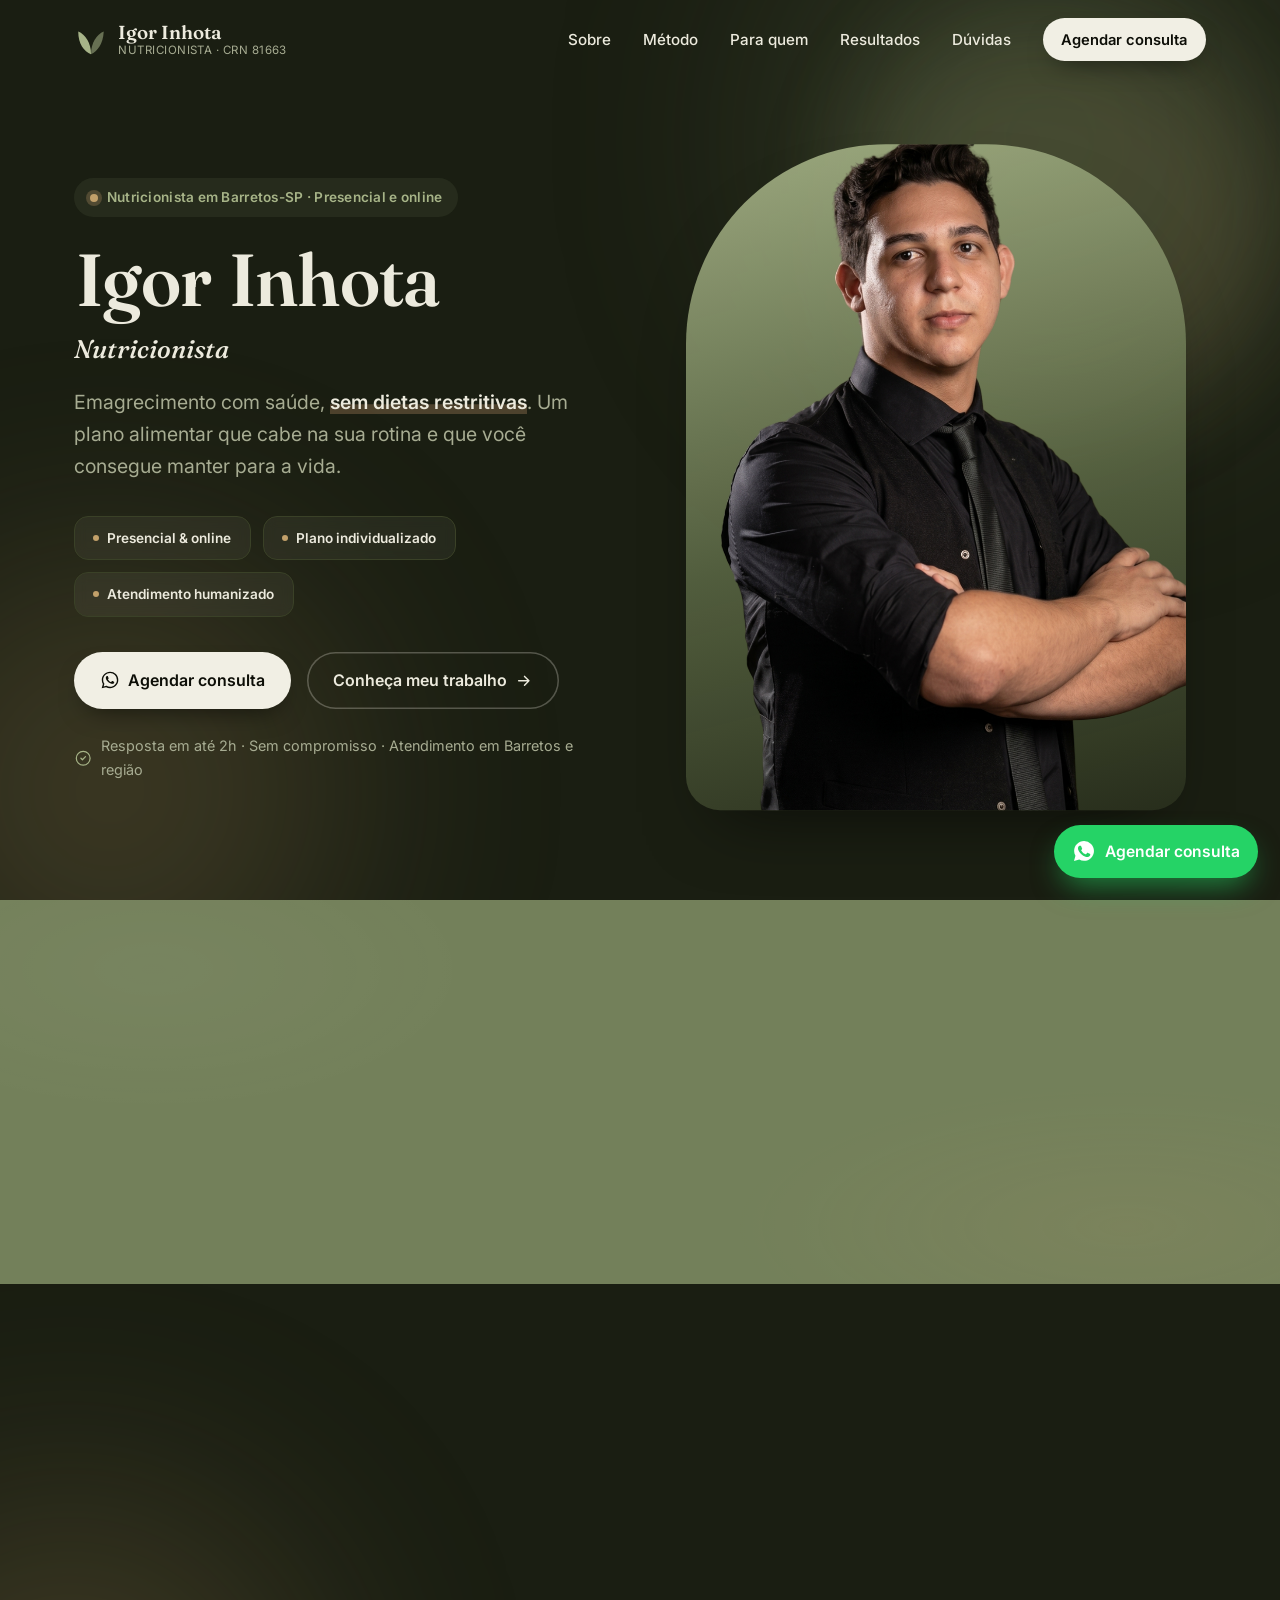
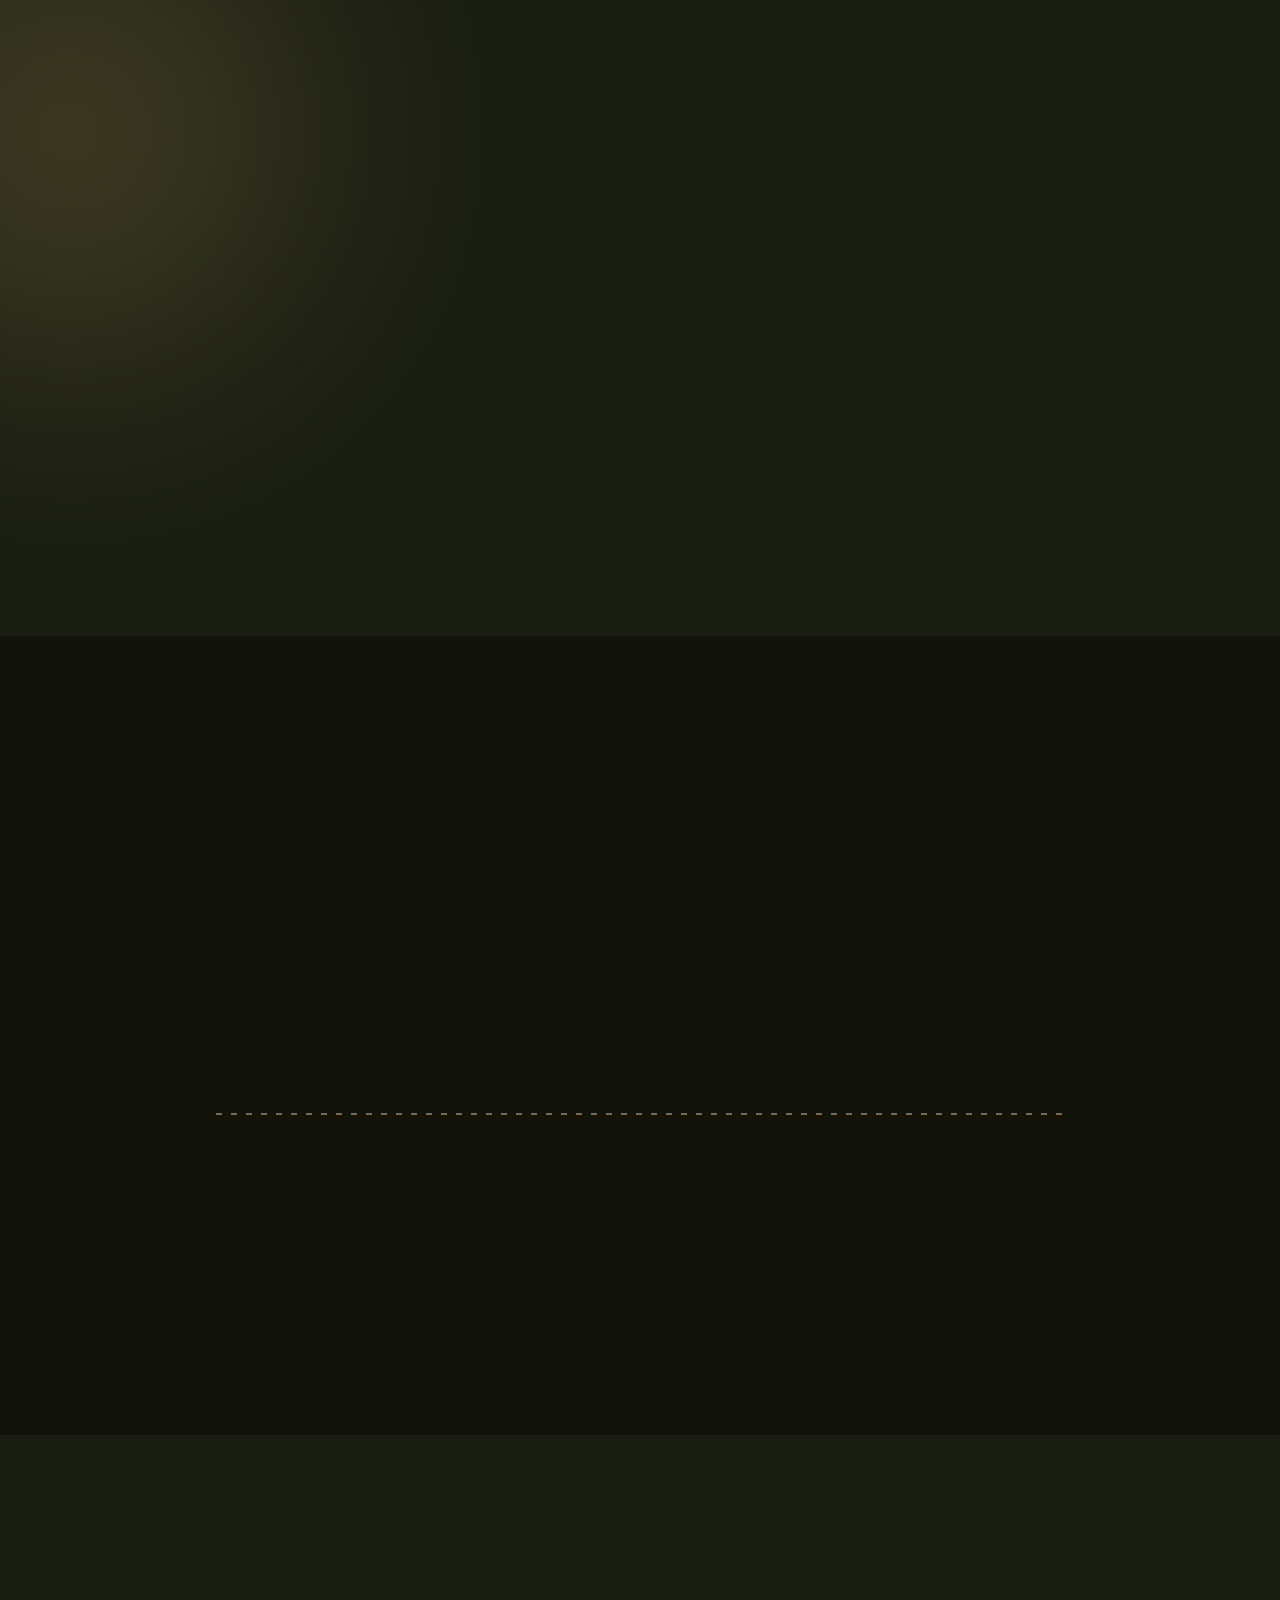
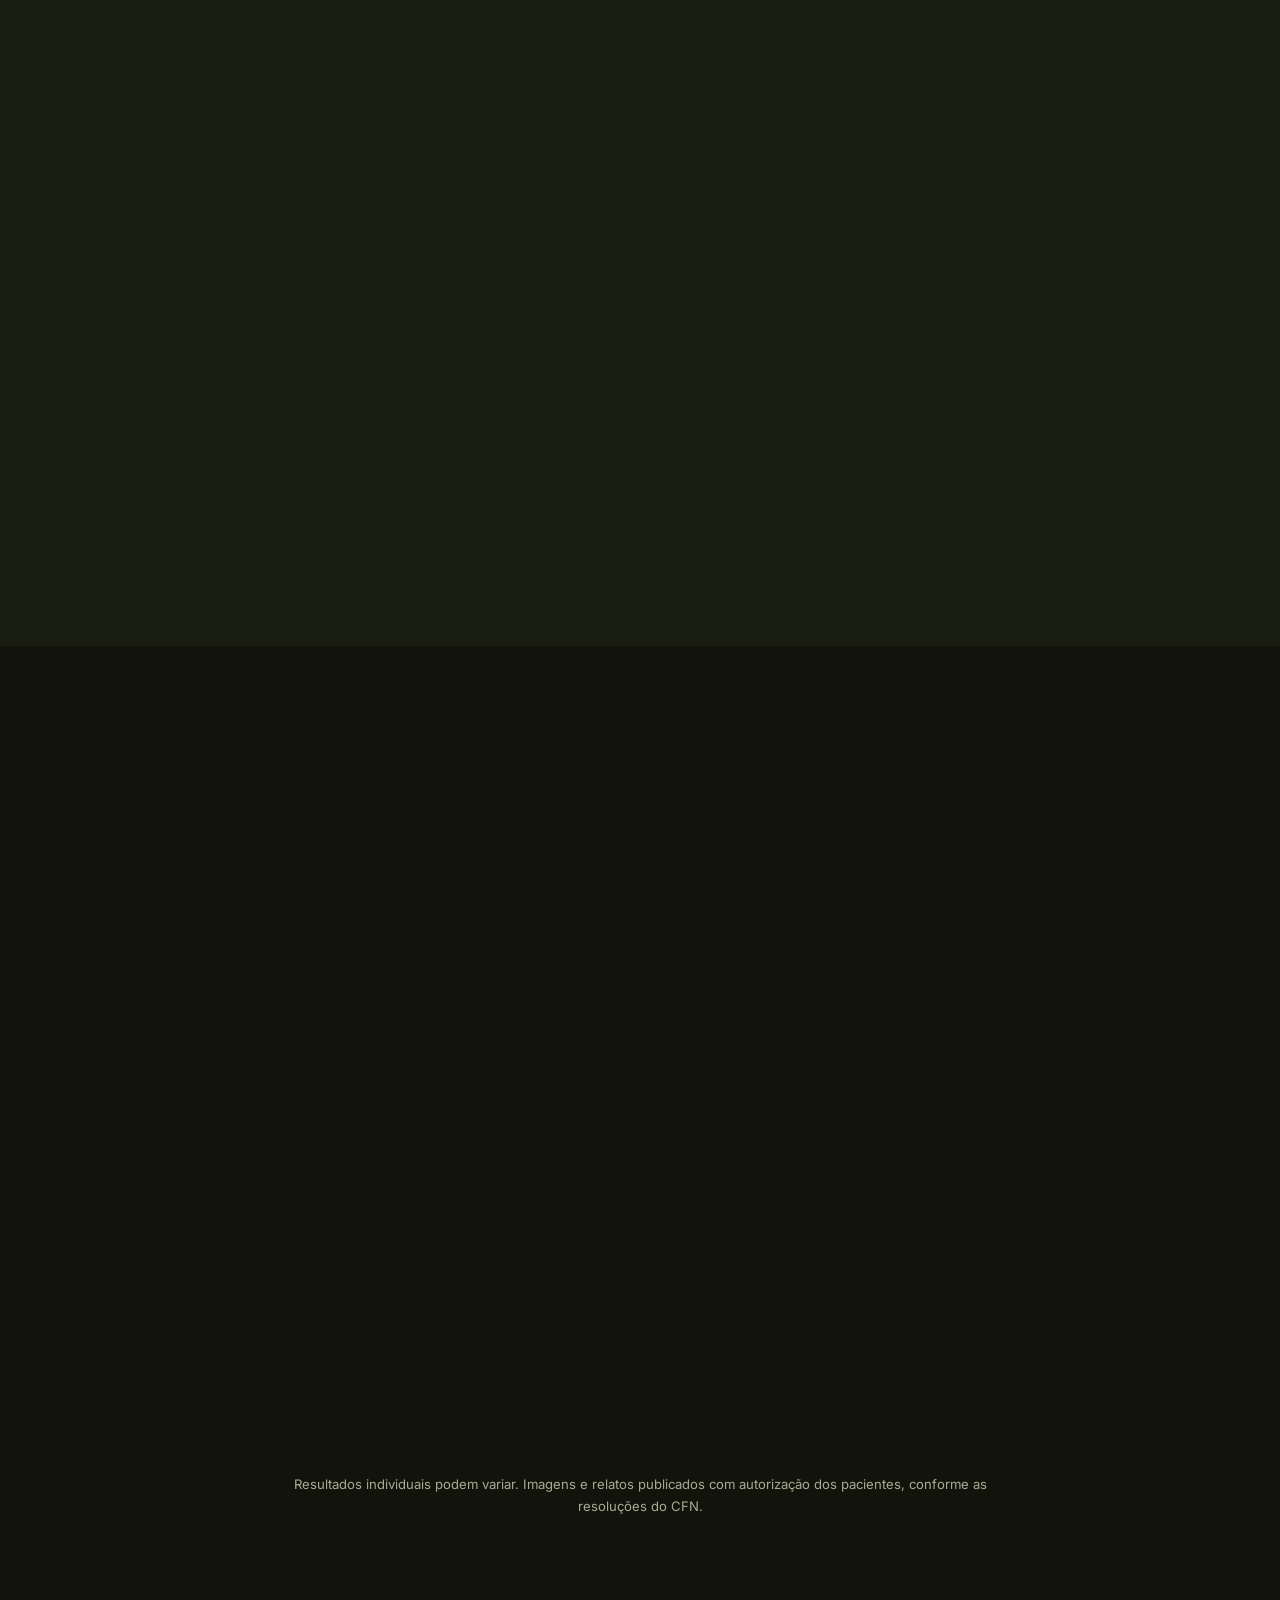
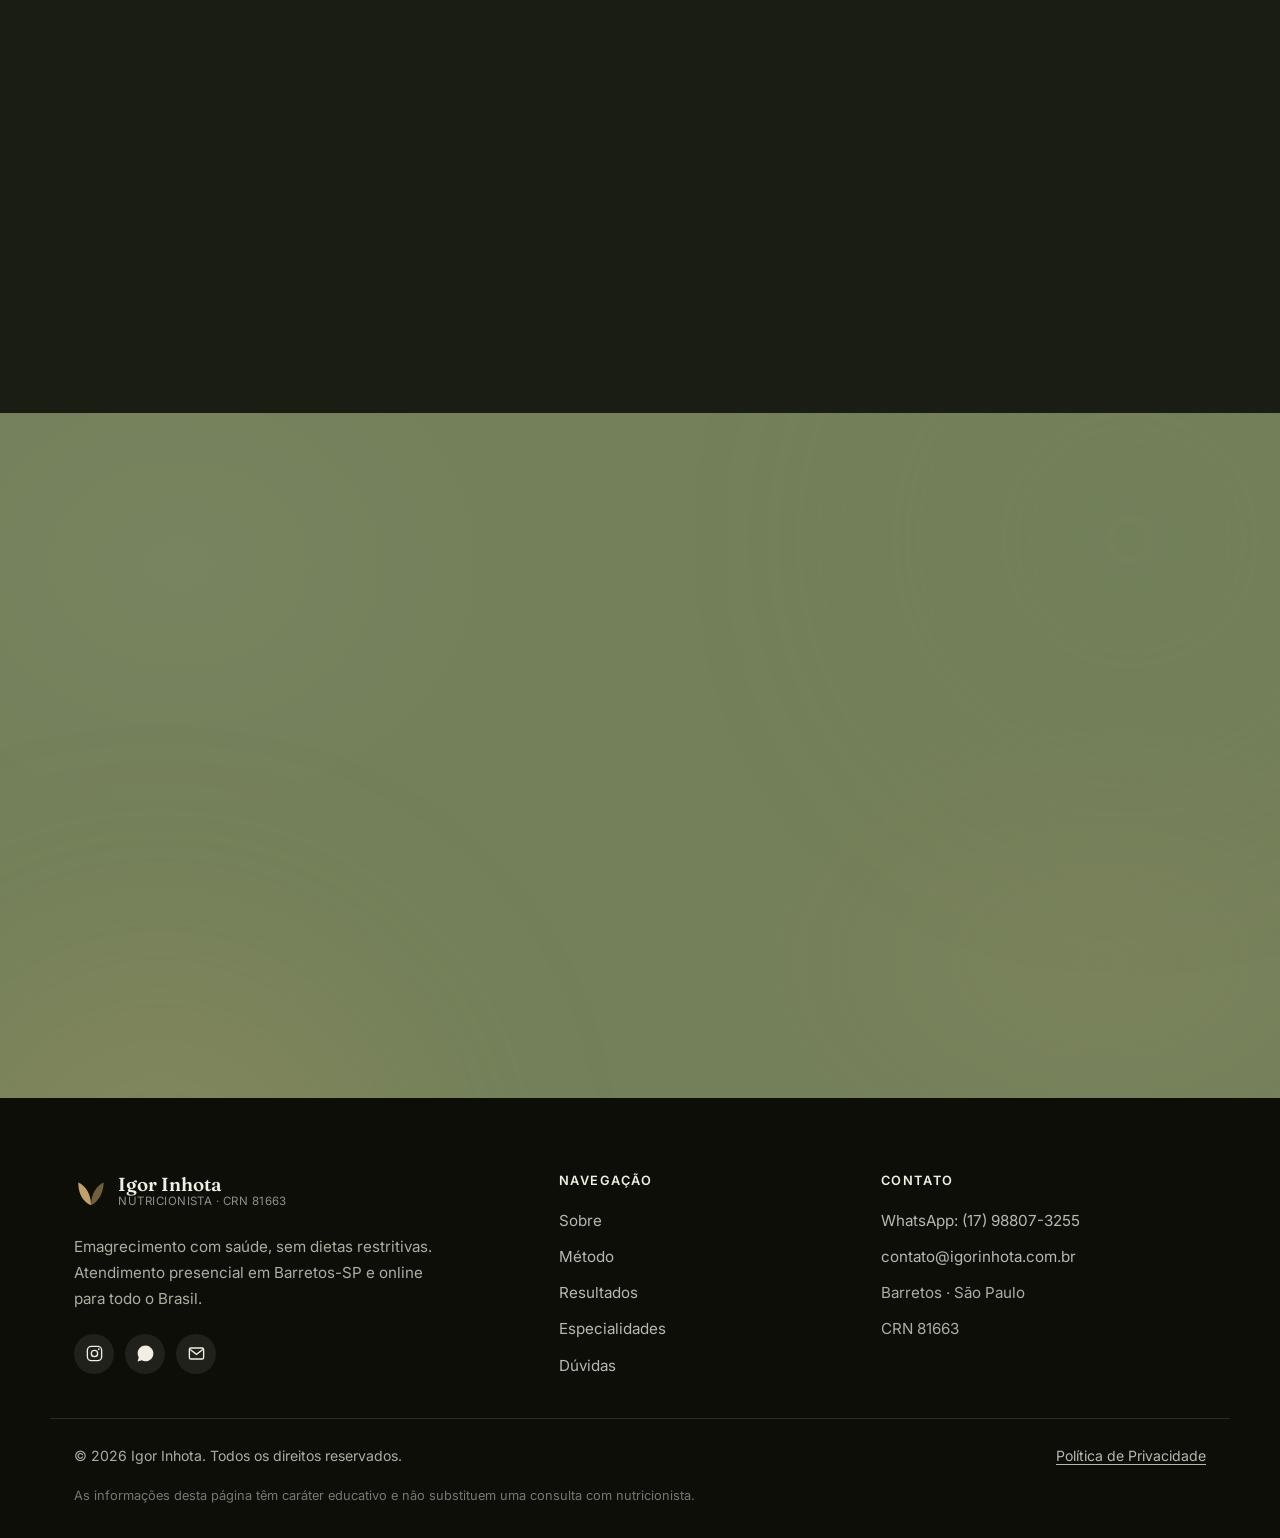
<file: index.html>
<!DOCTYPE html>
<html lang="pt-BR">
<head>
  <meta charset="UTF-8" />
  <meta name="viewport" content="width=device-width, initial-scale=1.0" />

  <!-- ===== SEO ===== -->
  <title>Igor Inhota — Nutricionista em Barretos-SP | Emagrecimento com Saúde</title>
  <meta name="description" content="Igor Inhota, nutricionista em Barretos-SP. Emagrecimento com saúde, sem dietas restritivas. Atendimento presencial e online. CRN 81663." />
  <meta name="author" content="Igor Inhota" />
  <meta name="robots" content="index, follow" />
  <link rel="canonical" href="https://www.igorinhota.com.br/" />
  <meta name="theme-color" content="#2D5A37" />

  <!-- ===== Open Graph (WhatsApp / Instagram / Facebook) ===== -->
  <meta property="og:type" content="website" />
  <meta property="og:locale" content="pt_BR" />
  <meta property="og:site_name" content="Igor Inhota — Nutricionista" />
  <meta property="og:title" content="Igor Inhota — Nutricionista em Barretos-SP" />
  <meta property="og:description" content="Emagrecimento com saúde, sem dietas restritivas. Um plano alimentar que cabe na sua rotina. CRN 81663." />
  <meta property="og:url" content="https://www.igorinhota.com.br/" />
  <meta property="og:image" content="https://www.igorinhota.com.br/assets/img/og-image.jpg" />
  <meta name="twitter:card" content="summary_large_image" />

  <!-- ===== Fontes ===== -->
  <link rel="preconnect" href="https://fonts.googleapis.com" />
  <link rel="preconnect" href="https://fonts.gstatic.com" crossorigin />
  <link href="https://fonts.googleapis.com/css2?family=Fraunces:opsz,wght@9..144,400;9..144,500;9..144,600;9..144,700&family=Inter:wght@400;500;600;700&display=swap" rel="stylesheet" />

  <!-- ===== Estilos ===== -->
  <link rel="stylesheet" href="assets/css/styles.css" />
  <link rel="icon" href="data:image/svg+xml,<svg xmlns='http://www.w3.org/2000/svg' viewBox='0 0 100 100'><text y='.9em' font-size='90'>🌿</text></svg>" />

  <!-- ===== Schema.org — Profissional de Saúde (SEO local) ===== -->
  <script type="application/ld+json">
  {
    "@context": "https://schema.org",
    "@type": "MedicalBusiness",
    "name": "Igor Inhota — Nutricionista",
    "image": "https://www.igorinhota.com.br/assets/img/igor-hero.png",
    "url": "https://www.igorinhota.com.br/",
    "telephone": "+55-17-98807-3255",
    "priceRange": "$$",
    "medicalSpecialty": "Nutrition",
    "address": {
      "@type": "PostalAddress",
      "addressLocality": "Barretos",
      "addressRegion": "SP",
      "addressCountry": "BR"
    },
    "founder": {
      "@type": "Person",
      "name": "Igor Inhota",
      "jobTitle": "Nutricionista",
      "identifier": "CRN 81663"
    }
  }
  </script>
</head>

<body>

  <!-- ============================================================= -->
  <!-- NAVEGAÇÃO FIXA                                                 -->
  <!-- ============================================================= -->
  <header class="nav" id="topo" data-nav>
    <div class="nav__inner container">
      <a href="#topo" class="brand" aria-label="Igor Inhota — início">
        <span class="brand__mark" aria-hidden="true">
          <svg viewBox="0 0 24 24" fill="none" xmlns="http://www.w3.org/2000/svg">
            <path d="M12 22C12 14 8 8 3 6c0 9 4 14 9 16Z" fill="currentColor"/>
            <path d="M12 22c0-8 4-14 9-16-0.5 9-4.5 14-9 16Z" fill="currentColor" opacity=".55"/>
          </svg>
        </span>
        <span class="brand__text">
          <span class="brand__name">Igor Inhota</span>
          <span class="brand__role">Nutricionista · CRN 81663</span>
        </span>
      </a>

      <nav class="nav__menu" id="menu" aria-label="Navegação principal">
        <a href="#sobre">Sobre</a>
        <a href="#metodo">Método</a>
        <a href="#para-quem">Para quem</a>
        <a href="#resultados">Resultados</a>
        <a href="#faq">Dúvidas</a>
        <a href="https://wa.me/5517988073255?text=Ol%C3%A1!%20Vim%20pela%20p%C3%A1gina%20e%20quero%20agendar%20uma%20consulta." class="btn btn--primary btn--sm" target="_blank" rel="noopener">Agendar consulta</a>
      </nav>

      <button class="nav__toggle" id="navToggle" aria-label="Abrir menu" aria-expanded="false" aria-controls="menu">
        <span></span><span></span><span></span>
      </button>
    </div>
  </header>

  <main>

    <!-- ========================================================= -->
    <!-- SEÇÃO 1 — HERO                                             -->
    <!-- ========================================================= -->
    <section class="hero" id="inicio">
      <span class="glow glow--green hero__glow-1" data-parallax="0.12" aria-hidden="true"></span>
      <span class="glow glow--gold hero__glow-2" data-parallax="-0.08" aria-hidden="true"></span>
      <span class="blob hero__blob-morph" data-parallax="0.06" aria-hidden="true"></span>
      <div class="hero__inner container">

        <div class="hero__content reveal">
          <p class="hero__eyebrow">
            <span class="hero__dot" aria-hidden="true"></span>
            Nutricionista em Barretos-SP · Presencial e online
          </p>

          <h1 class="hero__title">
            <span data-reveal-text>Igor Inhota</span>
            <span class="hero__title-sub">Nutricionista</span>
          </h1>

          <!-- TODO: substituir pela proposta de valor real do Igor -->
          <p class="hero__lead">
            Emagrecimento com saúde, <em>sem dietas restritivas</em>. Um plano
            alimentar que cabe na sua rotina e que você consegue manter para a vida.
          </p>

          <ul class="hero__pills" aria-label="Destaques">
            <li>Presencial &amp; online</li>
            <li>Plano individualizado</li>
            <li>Atendimento humanizado</li>
          </ul>

          <div class="hero__actions">
            <a href="https://wa.me/5517988073255?text=Ol%C3%A1!%20Vim%20pela%20p%C3%A1gina%20e%20quero%20agendar%20uma%20consulta." class="btn btn--primary" target="_blank" rel="noopener">
              <svg class="btn__icon" viewBox="0 0 24 24" aria-hidden="true" fill="currentColor"><path d="M12.04 2C6.58 2 2.13 6.45 2.13 11.91c0 1.75.46 3.45 1.32 4.95L2 22l5.25-1.38a9.9 9.9 0 0 0 4.79 1.22h.01c5.46 0 9.91-4.45 9.91-9.91 0-2.65-1.03-5.14-2.9-7.01A9.82 9.82 0 0 0 12.04 2Zm0 18.15h-.01a8.2 8.2 0 0 1-4.18-1.14l-.3-.18-3.11.82.83-3.03-.2-.31a8.18 8.18 0 0 1-1.26-4.4c0-4.54 3.7-8.23 8.24-8.23 2.2 0 4.27.86 5.82 2.42a8.18 8.18 0 0 1 2.41 5.82c0 4.54-3.69 8.23-8.23 8.23Zm4.52-6.16c-.25-.12-1.47-.72-1.69-.81-.23-.08-.39-.12-.56.13-.16.25-.64.81-.79.97-.14.17-.29.19-.54.06-.25-.12-1.05-.39-1.99-1.23-.74-.66-1.23-1.47-1.38-1.72-.14-.25-.01-.38.11-.51.11-.11.25-.29.37-.43.13-.14.17-.25.25-.41.08-.17.04-.31-.02-.43-.06-.12-.56-1.35-.77-1.85-.2-.48-.41-.42-.56-.43h-.48c-.17 0-.43.06-.66.31-.23.25-.86.85-.86 2.07 0 1.22.89 2.4 1.01 2.56.12.17 1.75 2.67 4.25 3.74.59.26 1.05.41 1.41.52.59.19 1.13.16 1.56.1.48-.07 1.47-.6 1.68-1.18.21-.58.21-1.07.14-1.18-.06-.1-.22-.16-.47-.28Z"/></svg>
              Agendar consulta
            </a>
            <a href="#sobre" class="btn btn--ghost">
              Conheça meu trabalho
              <svg class="btn__arrow" viewBox="0 0 24 24" aria-hidden="true"><path d="M5 12h14M13 6l6 6-6 6" stroke="currentColor" stroke-width="2" fill="none" stroke-linecap="round" stroke-linejoin="round"/></svg>
            </a>
          </div>

          <p class="hero__micro">
            <svg viewBox="0 0 24 24" aria-hidden="true"><path d="M9 12l2 2 4-4m6 2a9 9 0 1 1-18 0 9 9 0 0 1 18 0Z" stroke="currentColor" stroke-width="1.6" fill="none" stroke-linecap="round" stroke-linejoin="round"/></svg>
            Resposta em até 2h · Sem compromisso · Atendimento em Barretos e região
          </p>
        </div>

        <div class="hero__media reveal" data-reveal-delay="1">
          <div class="hero__photo" data-parallax="-0.05">
            <!-- Foto: braços cruzados (camisa preta) -->
            <img src="assets/img/igor-hero.png" alt="Igor Inhota, nutricionista, de braços cruzados" width="560" height="700" loading="eager" />
          </div>
        </div>

      </div>
    </section>

    <!-- ========================================================= -->
    <!-- SEÇÃO 2 — NÚMEROS / PROVA SOCIAL                           -->
    <!-- ========================================================= -->
    <section class="stats" id="numeros" aria-label="A prática em números">
      <div class="container">
        <p class="stats__kicker reveal">A prática em números</p>

        <!-- TODO: substituir pelos números reais do Igor -->
        <div class="stats__grid">
          <div class="stat reveal">
            <span class="stat__num" data-count="1200" data-prefix="+">+1.200</span>
            <span class="stat__label">Pacientes atendidos</span>
          </div>
          <div class="stat reveal" data-reveal-delay="1">
            <span class="stat__num" data-count="92" data-suffix="%">92%</span>
            <span class="stat__label">Mantêm os resultados</span>
          </div>
          <div class="stat reveal" data-reveal-delay="2">
            <span class="stat__num" data-count="8" data-prefix="+">+8</span>
            <span class="stat__label">Anos de experiência</span>
          </div>
          <div class="stat reveal" data-reveal-delay="3">
            <span class="stat__num" data-count="4.9" data-decimals="1">4,9</span>
            <span class="stat__stars" aria-hidden="true">★★★★★</span>
            <span class="stat__label">Avaliação dos pacientes</span>
          </div>
        </div>
      </div>
    </section>

    <!-- ========================================================= -->
    <!-- SEÇÃO 3 — SOBRE O PROFISSIONAL                             -->
    <!-- ========================================================= -->
    <section class="about" id="sobre">
      <span class="glow glow--gold about__glow" data-parallax="0.1" aria-hidden="true"></span>
      <div class="about__inner container">

        <div class="about__media reveal">
          <div class="about__photo" data-parallax="-0.05">
            <!-- Foto: jaleco branco -->
            <img src="assets/img/igor-sobre.png" alt="Igor Inhota, nutricionista, de jaleco branco" width="400" height="500" loading="lazy" />
          </div>
        </div>

        <div class="about__content">
          <p class="kicker reveal">Sobre mim</p>

          <!-- TODO: revisar com a história real do Igor (manter 1ª pessoa) -->
          <h2 class="section-title" data-reveal-text>Mais do que dietas, eu construo hábitos que duram.</h2>

          <div class="about__text reveal" data-reveal-delay="2">
            <p>Prazer, eu sou o Igor. Minha relação com a nutrição começou de forma pessoal e virou propósito: ajudar pessoas a comerem bem sem culpa, sem terrorismo alimentar e sem aquela sensação de viver “de dieta”.</p>
            <p>Sou nutricionista (CRN 81663), atendo em Barretos-SP e também online. Estudo continuamente a ciência da nutrição para unir o que há de mais atual com algo que poucas dietas têm: aplicação real na sua rotina.</p>
          </div>

          <blockquote class="about__quote reveal" data-reveal-delay="2">“Resultado bom é aquele que você consegue manter.”</blockquote>

          <ul class="about__badges reveal" data-reveal-delay="3" aria-label="Áreas de atuação">
            <li>Emagrecimento</li>
            <li>Saúde metabólica</li>
            <li>Saúde hormonal</li>
            <li>Modulação intestinal</li>
            <li>Reeducação alimentar</li>
          </ul>

          <div class="about__foot reveal" data-reveal-delay="3">
            <span class="about__sign" aria-hidden="true">Igor Inhota</span>
            <!-- TODO: inserir link real do Lattes (ou remover) -->
            <a class="about__lattes" href="#" target="_blank" rel="noopener">Ver currículo (Lattes)</a>
          </div>
        </div>

      </div>
    </section>

    <!-- ========================================================= -->
    <!-- SEÇÃO 4 — MÉTODO DE TRABALHO                               -->
    <!-- ========================================================= -->
    <section class="method" id="metodo">
      <div class="container">
        <header class="section-head reveal">
          <p class="kicker">Como funciona</p>
          <h2 class="section-title">Um método claro, do primeiro contato à sua autonomia</h2>
          <p class="section-lead">Nada de fórmula mágica nem dieta genérica. Um processo simples e transparente, pensado para caber na sua rotina — e para você não depender de acompanhamento para sempre.</p>
        </header>

        <ol class="timeline">
          <li class="timeline__step reveal">
            <div class="timeline__node">
              <svg class="timeline__icon" viewBox="0 0 24 24" fill="none" stroke="currentColor" stroke-width="1.6" stroke-linecap="round" stroke-linejoin="round" aria-hidden="true">
                <path d="M9 4h6a1 1 0 0 1 1 1v1h2a1 1 0 0 1 1 1v12a1 1 0 0 1-1 1H6a1 1 0 0 1-1-1V7a1 1 0 0 1 1-1h2V5a1 1 0 0 1 1-1Z"/>
                <path d="M8 14h1.5l1-2 1.8 4 1-2H15"/>
              </svg>
              <span class="timeline__num">01</span>
            </div>
            <h3 class="timeline__title">Diagnóstico completo</h3>
            <p class="timeline__desc">Análise de exames, histórico alimentar e composição corporal para entender o seu ponto de partida.</p>
          </li>

          <li class="timeline__step reveal" data-reveal-delay="1">
            <div class="timeline__node">
              <svg class="timeline__icon" viewBox="0 0 24 24" fill="none" stroke="currentColor" stroke-width="1.6" stroke-linecap="round" stroke-linejoin="round" aria-hidden="true">
                <path d="M12 7c-1.6-2.1-5.2-2.6-6.7 0-1.7 2.8-.4 7.2 1.6 9.8C8 18.1 9.6 19 12 19s4-.9 5.1-2.2c2-2.6 3.3-7 1.6-9.8C17.2 4.4 13.6 4.9 12 7Z"/>
                <path d="M12 7c0-1.6.9-3.1 2.6-3.6"/>
              </svg>
              <span class="timeline__num">02</span>
            </div>
            <h3 class="timeline__title">Plano alimentar personalizado</h3>
            <p class="timeline__desc">Um cardápio adaptado à sua rotina, ao seu paladar e aos seus objetivos. Comida de verdade — não folha de alface.</p>
          </li>

          <li class="timeline__step reveal" data-reveal-delay="2">
            <div class="timeline__node">
              <svg class="timeline__icon" viewBox="0 0 24 24" fill="none" stroke="currentColor" stroke-width="1.6" stroke-linecap="round" stroke-linejoin="round" aria-hidden="true">
                <path d="M4 12a8 8 0 0 1 13.7-5.6L20 8"/><path d="M20 4v4h-4"/>
                <path d="M20 12a8 8 0 0 1-13.7 5.6L4 16"/><path d="M4 20v-4h4"/>
              </svg>
              <span class="timeline__num">03</span>
            </div>
            <h3 class="timeline__title">Acompanhamento contínuo</h3>
            <p class="timeline__desc">Check-ins frequentes e ajustes em tempo real, porque o seu corpo e a sua vida mudam ao longo do caminho.</p>
          </li>

          <li class="timeline__step reveal" data-reveal-delay="3">
            <div class="timeline__node">
              <svg class="timeline__icon" viewBox="0 0 24 24" fill="none" stroke="currentColor" stroke-width="1.6" stroke-linecap="round" stroke-linejoin="round" aria-hidden="true">
                <path d="M3 9l9-4 9 4-9 4-9-4Z"/><path d="M7 11v4c0 1.2 2.2 2 5 2s5-.8 5-2v-4"/><path d="M21 9v4.5"/>
              </svg>
              <span class="timeline__num">04</span>
            </div>
            <h3 class="timeline__title">Educação alimentar</h3>
            <p class="timeline__desc">Você ganha autonomia para fazer boas escolhas sozinho e manter os resultados para a vida toda.</p>
          </li>
        </ol>
      </div>
    </section>

    <!-- ========================================================= -->
    <!-- SEÇÃO 5 — PARA QUEM É                                      -->
    <!-- ========================================================= -->
    <section class="audience" id="para-quem">
      <div class="container">
        <header class="section-head reveal">
          <p class="kicker">Para quem é</p>
          <h2 class="section-title">Você provavelmente se encaixa em um destes perfis</h2>
          <p class="section-lead">Se você se identificar com alguma situação abaixo, o acompanhamento foi pensado para você.</p>
        </header>

        <div class="audience__grid">
          <article class="aud-card reveal">
            <span class="aud-card__icon">
              <svg viewBox="0 0 24 24" fill="none" stroke="currentColor" stroke-width="1.6" stroke-linecap="round" stroke-linejoin="round" aria-hidden="true">
                <circle cx="12" cy="12" r="8.5"/><circle cx="12" cy="12" r="4"/><circle cx="12" cy="12" r="1" fill="currentColor"/>
              </svg>
            </span>
            <h3 class="aud-card__title">Já tentou de tudo</h3>
            <p class="aud-card__desc">Você já fez várias dietas, perdeu peso e recuperou. Quer parar o efeito sanfona de vez.</p>
          </article>

          <article class="aud-card reveal" data-reveal-delay="1">
            <span class="aud-card__icon">
              <svg viewBox="0 0 24 24" fill="none" stroke="currentColor" stroke-width="1.6" stroke-linecap="round" stroke-linejoin="round" aria-hidden="true">
                <path d="M13 2 4 14h7l-1 8 9-12h-7l1-8Z"/>
              </svg>
            </span>
            <h3 class="aud-card__title">Quer mais energia</h3>
            <p class="aud-card__desc">Cansaço, indisposição e vontade de se sentir mais leve e bem ao longo do dia.</p>
          </article>

          <article class="aud-card reveal" data-reveal-delay="2">
            <span class="aud-card__icon">
              <svg viewBox="0 0 24 24" fill="none" stroke="currentColor" stroke-width="1.6" stroke-linecap="round" stroke-linejoin="round" aria-hidden="true">
                <path d="M12 20.5S4 16 4 9.8C4 6.6 6.4 4.5 9 4.5c1.8 0 3 1 3 2.5 0-1.5 1.2-2.5 3-2.5 2.6 0 5 2.1 5 5.3 0 1.7-.6 3.2-1.5 4.5"/>
                <path d="M3.5 13H8l1.3-2.5 2.4 5 1.3-2.5H17.5"/>
              </svg>
            </span>
            <h3 class="aud-card__title">Tem uma questão de saúde</h3>
            <p class="aud-card__desc">SOP, resistência à insulina, hipotireoidismo e outros quadros que pedem nutrição específica.</p>
          </article>

          <article class="aud-card reveal" data-reveal-delay="3">
            <span class="aud-card__icon">
              <svg viewBox="0 0 24 24" fill="none" stroke="currentColor" stroke-width="1.6" stroke-linecap="round" stroke-linejoin="round" aria-hidden="true">
                <path d="M5 19c0-8 5.5-13.5 14-14-1 9.5-6.5 14.5-14 14Z"/><path d="M5 19c4-4.5 7-7.5 9.5-9.5"/>
              </svg>
            </span>
            <h3 class="aud-card__title">Quer emagrecer com leveza</h3>
            <p class="aud-card__desc">Perder peso sem dietas malucas, sem passar fome e sem abrir mão da sua qualidade de vida.</p>
          </article>
        </div>
      </div>
    </section>

    <!-- ========================================================= -->
    <!-- SEÇÃO 6 — RESULTADOS & DEPOIMENTOS (combinada)             -->
    <!-- ========================================================= -->
    <section class="results" id="resultados">
      <div class="container">
        <header class="section-head reveal">
          <p class="kicker">Resultados &amp; Depoimentos</p>
          <h2 class="section-title">Histórias reais de quem confiou no processo</h2>
          <p class="section-lead">Cada caso é único — mas todos têm algo em comum: constância, acompanhamento de perto e um plano que faz sentido na vida real.</p>
        </header>

        <!-- TODO: trocar pelos antes/depois reais (com autorização ESCRITA de cada paciente) -->
        <div class="results__grid">
          <article class="result-card reveal">
            <div class="result-card__media">
              <span class="result-card__ph" data-label="Antes"></span>
              <span class="result-card__ph" data-label="Depois"></span>
            </div>
            <div class="result-card__body">
              <span class="result-card__metric">−12 kg</span>
              <h3>Mariana S.</h3>
              <p>Em 6 meses, sem dietas restritivas e mantendo a vida social.</p>
            </div>
          </article>

          <article class="result-card reveal" data-reveal-delay="1">
            <div class="result-card__media">
              <span class="result-card__ph" data-label="Antes"></span>
              <span class="result-card__ph" data-label="Depois"></span>
            </div>
            <div class="result-card__body">
              <span class="result-card__metric">−9 kg</span>
              <h3>Rafael T.</h3>
              <p>Mais disposição e exames em dia, em 5 meses de acompanhamento.</p>
            </div>
          </article>

          <article class="result-card reveal" data-reveal-delay="2">
            <div class="result-card__media">
              <span class="result-card__ph" data-label="Antes"></span>
              <span class="result-card__ph" data-label="Depois"></span>
            </div>
            <div class="result-card__body">
              <span class="result-card__metric">SOP sob controle</span>
              <h3>Júlia P.</h3>
              <p>Ciclo regulado e mais energia no dia a dia, com ajustes na alimentação.</p>
            </div>
          </article>
        </div>

        <p class="results__disclaimer">Resultados individuais podem variar. Imagens e relatos publicados com autorização dos pacientes, conforme as resoluções do CFN.</p>

        <div class="testi" id="depoimentos">
          <div class="testi__head reveal">
            <h3 class="testi__title">O que dizem os pacientes</h3>
            <!-- TODO: link real do Google Meu Negócio -->
            <a class="testi__google" href="#" target="_blank" rel="noopener">
              <span class="testi__google-stars" aria-hidden="true">★★★★★</span>
              <strong>4,9</strong> · Avaliações no Google
            </a>
          </div>

          <!-- TODO: substituir por depoimentos reais, aprovados pelos pacientes -->
          <div class="testi__grid">
            <figure class="testi-card reveal">
              <div class="testi-card__stars" aria-hidden="true">★★★★★</div>
              <blockquote class="testi-card__quote">"Pela primeira vez consegui emagrecer sem passar fome. O plano cabe na minha rotina e até a minha família come junto."</blockquote>
              <figcaption class="testi-card__person">
                <span class="testi-card__avatar">MS</span>
                <span class="testi-card__id"><span class="testi-card__name">Mariana S.</span><span class="testi-card__goal">Emagrecimento</span></span>
              </figcaption>
            </figure>

            <figure class="testi-card reveal" data-reveal-delay="1">
              <div class="testi-card__stars" aria-hidden="true">★★★★★</div>
              <blockquote class="testi-card__quote">"Mudei a forma como me alimento e ganhei uma disposição que eu não tinha — e sem dieta maluca."</blockquote>
              <figcaption class="testi-card__person">
                <span class="testi-card__avatar">RT</span>
                <span class="testi-card__id"><span class="testi-card__name">Rafael T.</span><span class="testi-card__goal">Mais energia e saúde</span></span>
              </figcaption>
            </figure>

            <figure class="testi-card reveal" data-reveal-delay="2">
              <div class="testi-card__stars" aria-hidden="true">★★★★★</div>
              <blockquote class="testi-card__quote">"Finalmente alguém olhou os meus exames e montou algo pra mim. Mudou a minha relação com a comida."</blockquote>
              <figcaption class="testi-card__person">
                <span class="testi-card__avatar">JP</span>
                <span class="testi-card__id"><span class="testi-card__name">Júlia P.</span><span class="testi-card__goal">SOP</span></span>
              </figcaption>
            </figure>

            <figure class="testi-card reveal">
              <div class="testi-card__stars" aria-hidden="true">★★★★★</div>
              <blockquote class="testi-card__quote">"Atendimento humano e sem julgamento. Voltei a ter energia e disposição pro dia a dia."</blockquote>
              <figcaption class="testi-card__person">
                <span class="testi-card__avatar">CM</span>
                <span class="testi-card__id"><span class="testi-card__name">Carlos M.</span><span class="testi-card__goal">Saúde &amp; bem-estar</span></span>
              </figcaption>
            </figure>

            <figure class="testi-card reveal" data-reveal-delay="1">
              <div class="testi-card__stars" aria-hidden="true">★★★★★</div>
              <blockquote class="testi-card__quote">"Aprendi a comer de verdade. Não é dieta, é um novo estilo de vida — e isso não tem preço."</blockquote>
              <figcaption class="testi-card__person">
                <span class="testi-card__avatar">BL</span>
                <span class="testi-card__id"><span class="testi-card__name">Beatriz L.</span><span class="testi-card__goal">Reeducação alimentar</span></span>
              </figcaption>
            </figure>

            <figure class="testi-card reveal" data-reveal-delay="2">
              <div class="testi-card__stars" aria-hidden="true">★★★★★</div>
              <blockquote class="testi-card__quote">"Já tinha tentado de tudo. Aqui foi a primeira vez que perdi peso e consegui manter."</blockquote>
              <figcaption class="testi-card__person">
                <span class="testi-card__avatar">DF</span>
                <span class="testi-card__id"><span class="testi-card__name">Diego F.</span><span class="testi-card__goal">Emagrecimento</span></span>
              </figcaption>
            </figure>
          </div>
        </div>

        <div class="results__cta reveal">
          <a class="btn btn--ghost" href="https://wa.me/5517988073255?text=Ol%C3%A1!%20Vim%20pela%20p%C3%A1gina%20e%20quero%20agendar%20uma%20consulta." target="_blank" rel="noopener">
            Quero resultados assim
            <svg class="btn__arrow" viewBox="0 0 24 24" aria-hidden="true"><path d="M5 12h14M13 6l6 6-6 6" stroke="currentColor" stroke-width="2" fill="none" stroke-linecap="round" stroke-linejoin="round"/></svg>
          </a>
        </div>
      </div>
    </section>

    <!-- ========================================================= -->
    <!-- SEÇÃO 8 — VÍDEO DE APRESENTAÇÃO                            -->
    <!-- ========================================================= -->
    <section class="video" id="video">
      <div class="container">
        <header class="section-head reveal">
          <p class="kicker">Conheça meu trabalho</p>
          <h2 class="section-title">Em poucos minutos, você entende como eu trabalho</h2>
          <p class="section-lead">Um convite para você me conhecer antes mesmo da primeira consulta — sem compromisso.</p>
        </header>

        <div class="video__frame reveal">
          <!-- TODO: substituir o placeholder abaixo pelo iframe do vídeo (YouTube/Vimeo):
          <iframe src="https://www.youtube.com/embed/SEU_VIDEO_ID" title="Vídeo de apresentação — Igor Inhota"
                  allow="accelerometer; autoplay; clipboard-write; encrypted-media; gyroscope; picture-in-picture"
                  allowfullscreen loading="lazy"></iframe>
          -->
          <div class="video__placeholder">
            <span class="video__badge">▶ Vídeo em breve</span>
            <button class="video__play" type="button" aria-label="Assistir ao vídeo de apresentação">
              <svg viewBox="0 0 24 24" fill="currentColor" aria-hidden="true"><path d="M8 5v14l11-7z"/></svg>
            </button>
            <span class="video__caption">≈ 3 minutos · Sem compromisso</span>
          </div>
        </div>
      </div>
    </section>

    <!-- ========================================================= -->
    <!-- SEÇÃO 9 — ÁREAS DE ESPECIALIDADE                          -->
    <!-- ========================================================= -->
    <section class="specialties" id="especialidades">
      <div class="container">
        <header class="section-head reveal">
          <p class="kicker">Áreas de especialidade</p>
          <h2 class="section-title">Atendimento para diferentes objetivos e fases da vida</h2>
          <p class="section-lead">Seja qual for o seu momento, existe uma estratégia nutricional pensada especificamente para ele.</p>
        </header>

        <div class="spec-grid">
          <article class="spec-card reveal">
            <span class="spec-card__icon">
              <svg viewBox="0 0 24 24" fill="none" stroke="currentColor" stroke-width="1.6" stroke-linecap="round" stroke-linejoin="round" aria-hidden="true"><path d="M12 5v14"/><path d="M6 13l6 6 6-6"/></svg>
            </span>
            <h3 class="spec-card__title">Emagrecimento saudável</h3>
            <p class="spec-card__desc">Perda de peso sustentável, sem efeito sanfona e respeitando a sua rotina e o seu paladar.</p>
          </article>

          <article class="spec-card reveal" data-reveal-delay="1">
            <span class="spec-card__icon">
              <svg viewBox="0 0 24 24" fill="none" stroke="currentColor" stroke-width="1.6" stroke-linecap="round" stroke-linejoin="round" aria-hidden="true"><path d="M3 12h4l2-6 4 12 2-6h6"/></svg>
            </span>
            <h3 class="spec-card__title">Saúde metabólica</h3>
            <p class="spec-card__desc">Controle de glicemia, colesterol e pressão pela alimentação, com mais energia no dia a dia.</p>
          </article>

          <article class="spec-card reveal" data-reveal-delay="2">
            <span class="spec-card__icon">
              <svg viewBox="0 0 24 24" fill="none" stroke="currentColor" stroke-width="1.6" stroke-linecap="round" stroke-linejoin="round" aria-hidden="true"><circle cx="12" cy="8.5" r="5"/><path d="M12 13.5V21M9 18h6"/></svg>
            </span>
            <h3 class="spec-card__title">Saúde hormonal feminina</h3>
            <p class="spec-card__desc">SOP, resistência à insulina e tireoidite com estratégia nutricional individualizada.</p>
          </article>

          <article class="spec-card reveal">
            <span class="spec-card__icon">
              <svg viewBox="0 0 24 24" fill="none" stroke="currentColor" stroke-width="1.6" stroke-linecap="round" stroke-linejoin="round" aria-hidden="true"><path d="M12 3s6 6.5 6 11a6 6 0 0 1-12 0c0-4.5 6-11 6-11Z"/></svg>
            </span>
            <h3 class="spec-card__title">Modulação intestinal</h3>
            <p class="spec-card__desc">Menos inchaço e mais bem-estar tratando a raiz dos sintomas digestivos.</p>
          </article>

          <article class="spec-card reveal" data-reveal-delay="1">
            <span class="spec-card__icon">
              <svg viewBox="0 0 24 24" fill="none" stroke="currentColor" stroke-width="1.6" stroke-linecap="round" stroke-linejoin="round" aria-hidden="true"><path d="M12 20.5S5 16.5 5 11a4 4 0 0 1 7-2.6A4 4 0 0 1 19 11c0 5.5-7 9.5-7 9.5Z"/></svg>
            </span>
            <h3 class="spec-card__title">Nutrição na gestação</h3>
            <p class="spec-card__desc">Alimentação segura e nutritiva para cada fase da gravidez e do pós-parto.</p>
          </article>

          <article class="spec-card reveal" data-reveal-delay="2">
            <span class="spec-card__icon">
              <svg viewBox="0 0 24 24" fill="none" stroke="currentColor" stroke-width="1.6" stroke-linecap="round" stroke-linejoin="round" aria-hidden="true"><path d="M12 3l8 3v6c0 4.5-3.2 7.6-8 9-4.8-1.4-8-4.5-8-9V6l8-3Z"/><path d="M9 12l2 2 4-4"/></svg>
            </span>
            <h3 class="spec-card__title">Acompanhamento pós-bariátrico</h3>
            <p class="spec-card__desc">Suporte nutricional para manter resultados e evitar carências após a cirurgia.</p>
          </article>
        </div>
      </div>
    </section>

    <!-- ========================================================= -->
    <!-- SEÇÃO 10 — PERGUNTAS FREQUENTES (FAQ)                      -->
    <!-- ========================================================= -->
    <section class="faq" id="faq">
      <div class="container faq__inner">
        <div class="faq__head reveal">
          <p class="kicker">Perguntas frequentes</p>
          <h2 class="section-title">Tudo que você precisa saber antes de começar</h2>
          <p class="section-lead">Não encontrou a sua dúvida aqui? Me chama no WhatsApp que eu respondo pessoalmente.</p>
          <a class="btn btn--primary" href="https://wa.me/5517988073255?text=Ol%C3%A1!%20Vim%20pela%20p%C3%A1gina%20e%20tenho%20uma%20d%C3%BAvida." target="_blank" rel="noopener">
            <svg class="btn__icon" viewBox="0 0 24 24" aria-hidden="true" fill="currentColor"><path d="M12.04 2C6.58 2 2.13 6.45 2.13 11.91c0 1.75.46 3.45 1.32 4.95L2 22l5.25-1.38a9.9 9.9 0 0 0 4.79 1.22h.01c5.46 0 9.91-4.45 9.91-9.91 0-2.65-1.03-5.14-2.9-7.01A9.82 9.82 0 0 0 12.04 2Zm0 18.15h-.01a8.2 8.2 0 0 1-4.18-1.14l-.3-.18-3.11.82.83-3.03-.2-.31a8.18 8.18 0 0 1-1.26-4.4c0-4.54 3.7-8.23 8.24-8.23 2.2 0 4.27.86 5.82 2.42a8.18 8.18 0 0 1 2.41 5.82c0 4.54-3.69 8.23-8.23 8.23Z"/></svg>
            Tirar uma dúvida
          </a>
        </div>

        <!-- TODO: revisar as respostas com as informações reais do Igor -->
        <div class="faq__list reveal" data-reveal-delay="1">
          <div class="faq-item">
            <button class="faq-item__q" type="button" aria-expanded="false" aria-controls="faq-a-1">
              <span>A consulta é presencial ou online?</span>
              <svg class="faq-item__icon" viewBox="0 0 24 24" aria-hidden="true"><path d="M6 9l6 6 6-6" stroke="currentColor" stroke-width="2" fill="none" stroke-linecap="round" stroke-linejoin="round"/></svg>
            </button>
            <div class="faq-item__a" id="faq-a-1" role="region"><div>
              <p>Atendo presencialmente em Barretos-SP e também de forma online, por chamada de vídeo, para todo o Brasil. Você escolhe o formato mais confortável para a sua rotina.</p>
            </div></div>
          </div>

          <div class="faq-item">
            <button class="faq-item__q" type="button" aria-expanded="false" aria-controls="faq-a-2">
              <span>Preciso levar exames para a primeira consulta?</span>
              <svg class="faq-item__icon" viewBox="0 0 24 24" aria-hidden="true"><path d="M6 9l6 6 6-6" stroke="currentColor" stroke-width="2" fill="none" stroke-linecap="round" stroke-linejoin="round"/></svg>
            </button>
            <div class="faq-item__a" id="faq-a-2" role="region"><div>
              <p>Se tiver exames recentes (dos últimos 6 meses), traga — eles ajudam muito no diagnóstico. Mas se não tiver, sem problema: avaliamos juntos a necessidade de solicitar novos exames.</p>
            </div></div>
          </div>

          <div class="faq-item">
            <button class="faq-item__q" type="button" aria-expanded="false" aria-controls="faq-a-3">
              <span>Quanto tempo leva para ver resultados?</span>
              <svg class="faq-item__icon" viewBox="0 0 24 24" aria-hidden="true"><path d="M6 9l6 6 6-6" stroke="currentColor" stroke-width="2" fill="none" stroke-linecap="round" stroke-linejoin="round"/></svg>
            </button>
            <div class="faq-item__a" id="faq-a-3" role="region"><div>
              <p>Varia de pessoa para pessoa. Muitos sentem mais disposição já nas primeiras semanas; mudanças consistentes costumam aparecer ao longo dos primeiros meses — sempre de forma saudável e sustentável, sem milagres.</p>
            </div></div>
          </div>

          <div class="faq-item">
            <button class="faq-item__q" type="button" aria-expanded="false" aria-controls="faq-a-4">
              <span>Você prescreve suplementos?</span>
              <svg class="faq-item__icon" viewBox="0 0 24 24" aria-hidden="true"><path d="M6 9l6 6 6-6" stroke="currentColor" stroke-width="2" fill="none" stroke-linecap="round" stroke-linejoin="round"/></svg>
            </button>
            <div class="faq-item__a" id="faq-a-4" role="region"><div>
              <p>Quando há necessidade real, sim — sempre com base na sua avaliação individual e nos seus exames. Suplemento não é regra: é um complemento, usado apenas quando faz sentido para o seu caso.</p>
            </div></div>
          </div>

          <div class="faq-item">
            <button class="faq-item__q" type="button" aria-expanded="false" aria-controls="faq-a-5">
              <span>Como funciona o suporte entre as consultas?</span>
              <svg class="faq-item__icon" viewBox="0 0 24 24" aria-hidden="true"><path d="M6 9l6 6 6-6" stroke="currentColor" stroke-width="2" fill="none" stroke-linecap="round" stroke-linejoin="round"/></svg>
            </button>
            <div class="faq-item__a" id="faq-a-5" role="region"><div>
              <p>Você tem um canal direto comigo para dúvidas pontuais entre as consultas, além dos check-ins de acompanhamento combinados no seu plano. Você não fica sozinho no processo.</p>
            </div></div>
          </div>

          <div class="faq-item">
            <button class="faq-item__q" type="button" aria-expanded="false" aria-controls="faq-a-6">
              <span>Atende plano de saúde?</span>
              <svg class="faq-item__icon" viewBox="0 0 24 24" aria-hidden="true"><path d="M6 9l6 6 6-6" stroke="currentColor" stroke-width="2" fill="none" stroke-linecap="round" stroke-linejoin="round"/></svg>
            </button>
            <div class="faq-item__a" id="faq-a-6" role="region"><div>
              <p>O atendimento é particular. Forneço recibo/nota fiscal para que você solicite reembolso ao seu convênio, quando o plano oferece essa possibilidade.</p>
            </div></div>
          </div>

          <div class="faq-item">
            <button class="faq-item__q" type="button" aria-expanded="false" aria-controls="faq-a-7">
              <span>Como é feito o pagamento?</span>
              <svg class="faq-item__icon" viewBox="0 0 24 24" aria-hidden="true"><path d="M6 9l6 6 6-6" stroke="currentColor" stroke-width="2" fill="none" stroke-linecap="round" stroke-linejoin="round"/></svg>
            </button>
            <div class="faq-item__a" id="faq-a-7" role="region"><div>
              <p>Aceito Pix, cartão (com possibilidade de parcelamento) e dinheiro. Os valores e os pacotes de acompanhamento são apresentados de forma transparente já no primeiro contato.</p>
            </div></div>
          </div>

          <div class="faq-item">
            <button class="faq-item__q" type="button" aria-expanded="false" aria-controls="faq-a-8">
              <span>Atende online para fora de Barretos?</span>
              <svg class="faq-item__icon" viewBox="0 0 24 24" aria-hidden="true"><path d="M6 9l6 6 6-6" stroke="currentColor" stroke-width="2" fill="none" stroke-linecap="round" stroke-linejoin="round"/></svg>
            </button>
            <div class="faq-item__a" id="faq-a-8" role="region"><div>
              <p>Sim! O acompanhamento online funciona igual ao presencial: plano personalizado, ajustes e suporte. Já atendo pacientes de várias cidades do Brasil.</p>
            </div></div>
          </div>
        </div>
      </div>
    </section>

    <!-- ========================================================= -->
    <!-- SEÇÃO 11 — CTA FINAL (AGENDAMENTO)                         -->
    <!-- ========================================================= -->
    <section class="cta-final" id="contato">
      <span class="glow glow--gold cta-final__glow-1" data-parallax="0.08" aria-hidden="true"></span>
      <span class="glow glow--green cta-final__glow-2" data-parallax="-0.06" aria-hidden="true"></span>

      <div class="container cta-final__inner">
        <div class="cta-final__content reveal">
          <p class="kicker kicker--light">Vamos começar</p>
          <h2 class="cta-final__title">Pronto para começar a sua transformação?</h2>
          <p class="cta-final__lead">Dê o primeiro passo hoje. O resto a gente constrói junto, no seu ritmo e com acompanhamento de perto.</p>

          <div class="cta-final__actions">
            <a class="btn btn--light" href="https://wa.me/5517988073255?text=Ol%C3%A1!%20Vim%20pela%20p%C3%A1gina%20e%20quero%20agendar%20uma%20consulta." target="_blank" rel="noopener">
              <svg class="btn__icon" viewBox="0 0 24 24" aria-hidden="true" fill="currentColor"><path d="M12.04 2C6.58 2 2.13 6.45 2.13 11.91c0 1.75.46 3.45 1.32 4.95L2 22l5.25-1.38a9.9 9.9 0 0 0 4.79 1.22h.01c5.46 0 9.91-4.45 9.91-9.91 0-2.65-1.03-5.14-2.9-7.01A9.82 9.82 0 0 0 12.04 2Zm0 18.15h-.01a8.2 8.2 0 0 1-4.18-1.14l-.3-.18-3.11.82.83-3.03-.2-.31a8.18 8.18 0 0 1-1.26-4.4c0-4.54 3.7-8.23 8.24-8.23 2.2 0 4.27.86 5.82 2.42a8.18 8.18 0 0 1 2.41 5.82c0 4.54-3.69 8.23-8.23 8.23Z"/></svg>
              Agendar pelo WhatsApp
            </a>
            <!-- TODO: link real de agenda (Calendly / Cal.com) -->
            <a class="btn btn--outline-light" href="#" target="_blank" rel="noopener">Ver horários disponíveis</a>
          </div>

          <p class="cta-final__micro">
            <svg viewBox="0 0 24 24" aria-hidden="true"><path d="M9 12l2 2 4-4m6 2a9 9 0 1 1-18 0 9 9 0 0 1 18 0Z" stroke="currentColor" stroke-width="1.6" fill="none" stroke-linecap="round" stroke-linejoin="round"/></svg>
            Resposta em até 2h · Sem spam · Cancelamento gratuito
          </p>

          <div class="cta-final__social">
            <span>Acompanhe:</span>
            <!-- TODO: link real do Instagram -->
            <a href="#" target="_blank" rel="noopener" aria-label="Instagram">
              <svg viewBox="0 0 24 24" fill="none" stroke="currentColor" stroke-width="1.7" aria-hidden="true"><rect x="3" y="3" width="18" height="18" rx="5"/><circle cx="12" cy="12" r="4"/><circle cx="17.4" cy="6.6" r="1.1" fill="currentColor" stroke="none"/></svg>
            </a>
            <a href="https://wa.me/5517988073255?text=Ol%C3%A1!%20Vim%20pela%20p%C3%A1gina%20e%20quero%20agendar%20uma%20consulta." target="_blank" rel="noopener" aria-label="WhatsApp">
              <svg viewBox="0 0 24 24" fill="currentColor" aria-hidden="true"><path d="M12.04 2C6.58 2 2.13 6.45 2.13 11.91c0 1.75.46 3.45 1.32 4.95L2 22l5.25-1.38a9.9 9.9 0 0 0 4.79 1.22h.01c5.46 0 9.91-4.45 9.91-9.91 0-2.65-1.03-5.14-2.9-7.01A9.82 9.82 0 0 0 12.04 2Zm5.96 14.56c-.25.7-1.46 1.34-2.01 1.39-.55.06-1.07.27-3.61-.75-3.05-1.2-5-4.28-5.15-4.48-.15-.2-1.24-1.65-1.24-3.15s.79-2.23 1.07-2.53c.28-.31.61-.38.81-.38h.58c.19 0 .45-.07.7.54.25.6.86 2.1.94 2.25.07.15.12.33.02.53-.45.9-.93 1-.46 1.82.91 1.56 1.74 2.1 3.06 2.76.3.15.48.13.66-.08.18-.2.76-.89.96-1.19.2-.3.4-.25.67-.15.27.1 1.71.81 2.01.96.3.15.5.22.57.35.07.12.07.72-.18 1.42Z"/></svg>
            </a>
          </div>
        </div>

        <div class="cta-final__media reveal" data-reveal-delay="1">
          <div class="cta-final__photo" data-parallax="-0.04">
            <!-- Foto: braços cruzados (mesma do Hero) -->
            <img src="assets/img/igor-cta.png" alt="Igor Inhota, nutricionista, de braços cruzados" width="380" height="507" loading="lazy" />
          </div>
        </div>
      </div>
    </section>

  </main>

  <!-- ============================================================= -->
  <!-- SEÇÃO 12 — RODAPÉ                                              -->
  <!-- ============================================================= -->
  <footer class="footer">
    <div class="container footer__top">
      <div class="footer__brand">
        <a href="#topo" class="brand" aria-label="Igor Inhota — início">
          <span class="brand__mark" aria-hidden="true">
            <svg viewBox="0 0 24 24" fill="none" xmlns="http://www.w3.org/2000/svg">
              <path d="M12 22C12 14 8 8 3 6c0 9 4 14 9 16Z" fill="currentColor"/>
              <path d="M12 22c0-8 4-14 9-16-0.5 9-4.5 14-9 16Z" fill="currentColor" opacity=".55"/>
            </svg>
          </span>
          <span class="brand__text">
            <span class="brand__name">Igor Inhota</span>
            <span class="brand__role">Nutricionista · CRN 81663</span>
          </span>
        </a>
        <p class="footer__tagline">Emagrecimento com saúde, sem dietas restritivas. Atendimento presencial em Barretos-SP e online para todo o Brasil.</p>
        <div class="footer__social">
          <!-- TODO: link real do Instagram -->
          <a href="#" target="_blank" rel="noopener" aria-label="Instagram">
            <svg viewBox="0 0 24 24" fill="none" stroke="currentColor" stroke-width="1.7" aria-hidden="true"><rect x="3" y="3" width="18" height="18" rx="5"/><circle cx="12" cy="12" r="4"/><circle cx="17.4" cy="6.6" r="1.1" fill="currentColor" stroke="none"/></svg>
          </a>
          <a href="https://wa.me/5517988073255?text=Ol%C3%A1!%20Vim%20pela%20p%C3%A1gina%20e%20quero%20agendar%20uma%20consulta." target="_blank" rel="noopener" aria-label="WhatsApp">
            <svg viewBox="0 0 24 24" fill="currentColor" aria-hidden="true"><path d="M12.04 2C6.58 2 2.13 6.45 2.13 11.91c0 1.75.46 3.45 1.32 4.95L2 22l5.25-1.38a9.9 9.9 0 0 0 4.79 1.22h.01c5.46 0 9.91-4.45 9.91-9.91 0-2.65-1.03-5.14-2.9-7.01A9.82 9.82 0 0 0 12.04 2Z"/></svg>
          </a>
          <!-- TODO: e-mail real -->
          <a href="mailto:contato@igorinhota.com.br" aria-label="E-mail">
            <svg viewBox="0 0 24 24" fill="none" stroke="currentColor" stroke-width="1.7" aria-hidden="true"><rect x="3" y="5" width="18" height="14" rx="2"/><path d="M4 7l8 6 8-6"/></svg>
          </a>
        </div>
      </div>

      <nav class="footer__col" aria-label="Navegação do rodapé">
        <h3 class="footer__col-title">Navegação</h3>
        <a href="#sobre">Sobre</a>
        <a href="#metodo">Método</a>
        <a href="#resultados">Resultados</a>
        <a href="#especialidades">Especialidades</a>
        <a href="#faq">Dúvidas</a>
      </nav>

      <div class="footer__col">
        <h3 class="footer__col-title">Contato</h3>
        <a href="https://wa.me/5517988073255" target="_blank" rel="noopener">WhatsApp: (17) 98807-3255</a>
        <a href="mailto:contato@igorinhota.com.br">contato@igorinhota.com.br</a>
        <p>Barretos · São Paulo</p>
        <p>CRN 81663</p>
      </div>
    </div>

    <div class="container footer__bottom">
      <p>© <span id="ano">2026</span> Igor Inhota. Todos os direitos reservados.</p>
      <a href="politica-de-privacidade.html">Política de Privacidade</a>
    </div>

    <p class="container footer__med">As informações desta página têm caráter educativo e não substituem uma consulta com nutricionista.</p>
  </footer>

  <!-- ============================================================= -->
  <!-- BOTÃO FLUTUANTE DE WHATSAPP                                    -->
  <!-- ============================================================= -->
  <a class="wa-float" href="https://wa.me/5517988073255?text=Ol%C3%A1!%20Vim%20pela%20p%C3%A1gina%20e%20quero%20agendar%20uma%20consulta." target="_blank" rel="noopener" aria-label="Falar no WhatsApp">
    <svg viewBox="0 0 24 24" fill="currentColor" aria-hidden="true"><path d="M12.04 2C6.58 2 2.13 6.45 2.13 11.91c0 1.75.46 3.45 1.32 4.95L2 22l5.25-1.38a9.9 9.9 0 0 0 4.79 1.22h.01c5.46 0 9.91-4.45 9.91-9.91 0-2.65-1.03-5.14-2.9-7.01A9.82 9.82 0 0 0 12.04 2Zm5.96 14.56c-.25.7-1.46 1.34-2.01 1.39-.55.06-1.07.27-3.61-.75-3.05-1.2-5-4.28-5.15-4.48-.15-.2-1.24-1.65-1.24-3.15s.79-2.23 1.07-2.53c.28-.31.61-.38.81-.38h.58c.19 0 .45-.07.7.54.25.6.86 2.1.94 2.25.07.15.12.33.02.53-.1.2-.15.33-.3.5-.15.18-.32.4-.45.53-.15.15-.31.31-.13.61.18.3.79 1.31 1.7 2.12 1.17 1.04 2.16 1.36 2.46 1.51.3.15.48.13.66-.08.18-.2.76-.89.96-1.19.2-.3.4-.25.67-.15.27.1 1.71.81 2.01.96.3.15.5.22.57.35.07.12.07.72-.18 1.42Z"/></svg>
    <span class="wa-float__text">Agendar consulta</span>
  </a>

  <script src="assets/js/main.js" defer></script>
</body>
</html>
</file>
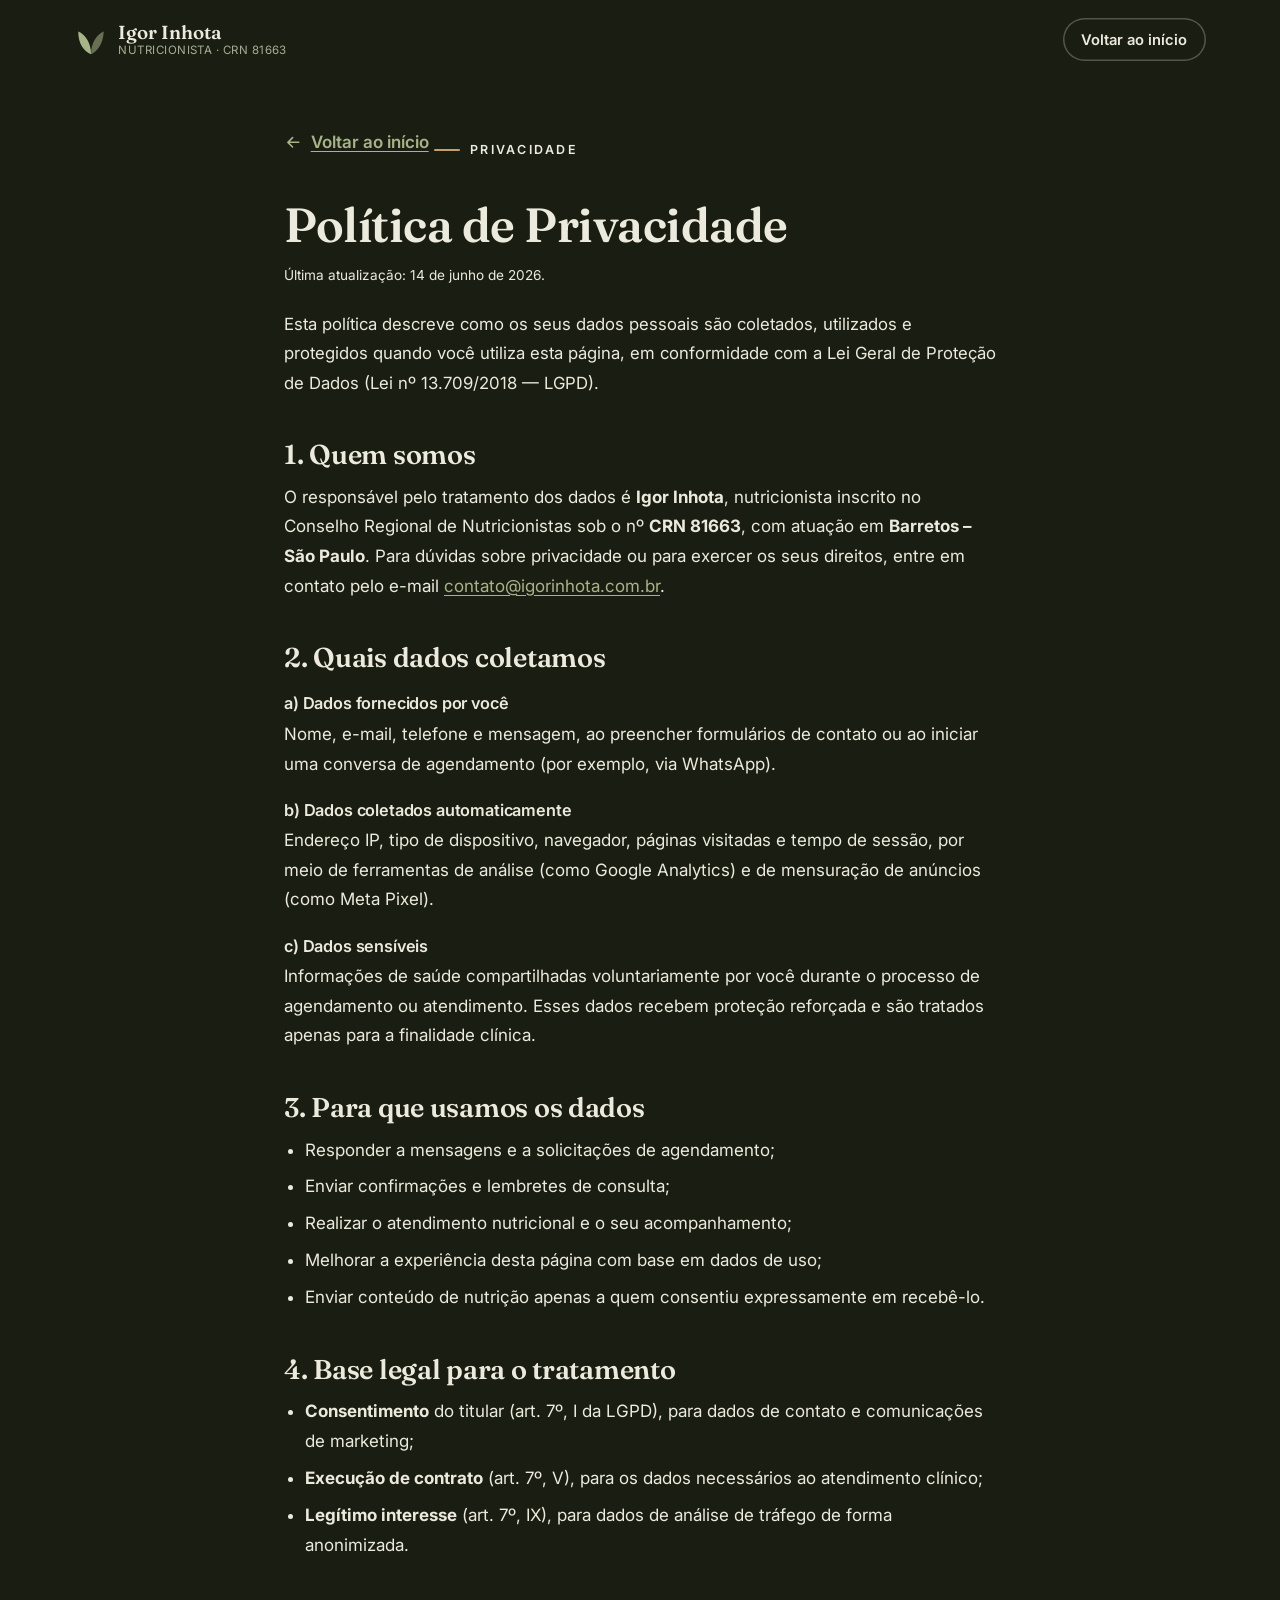
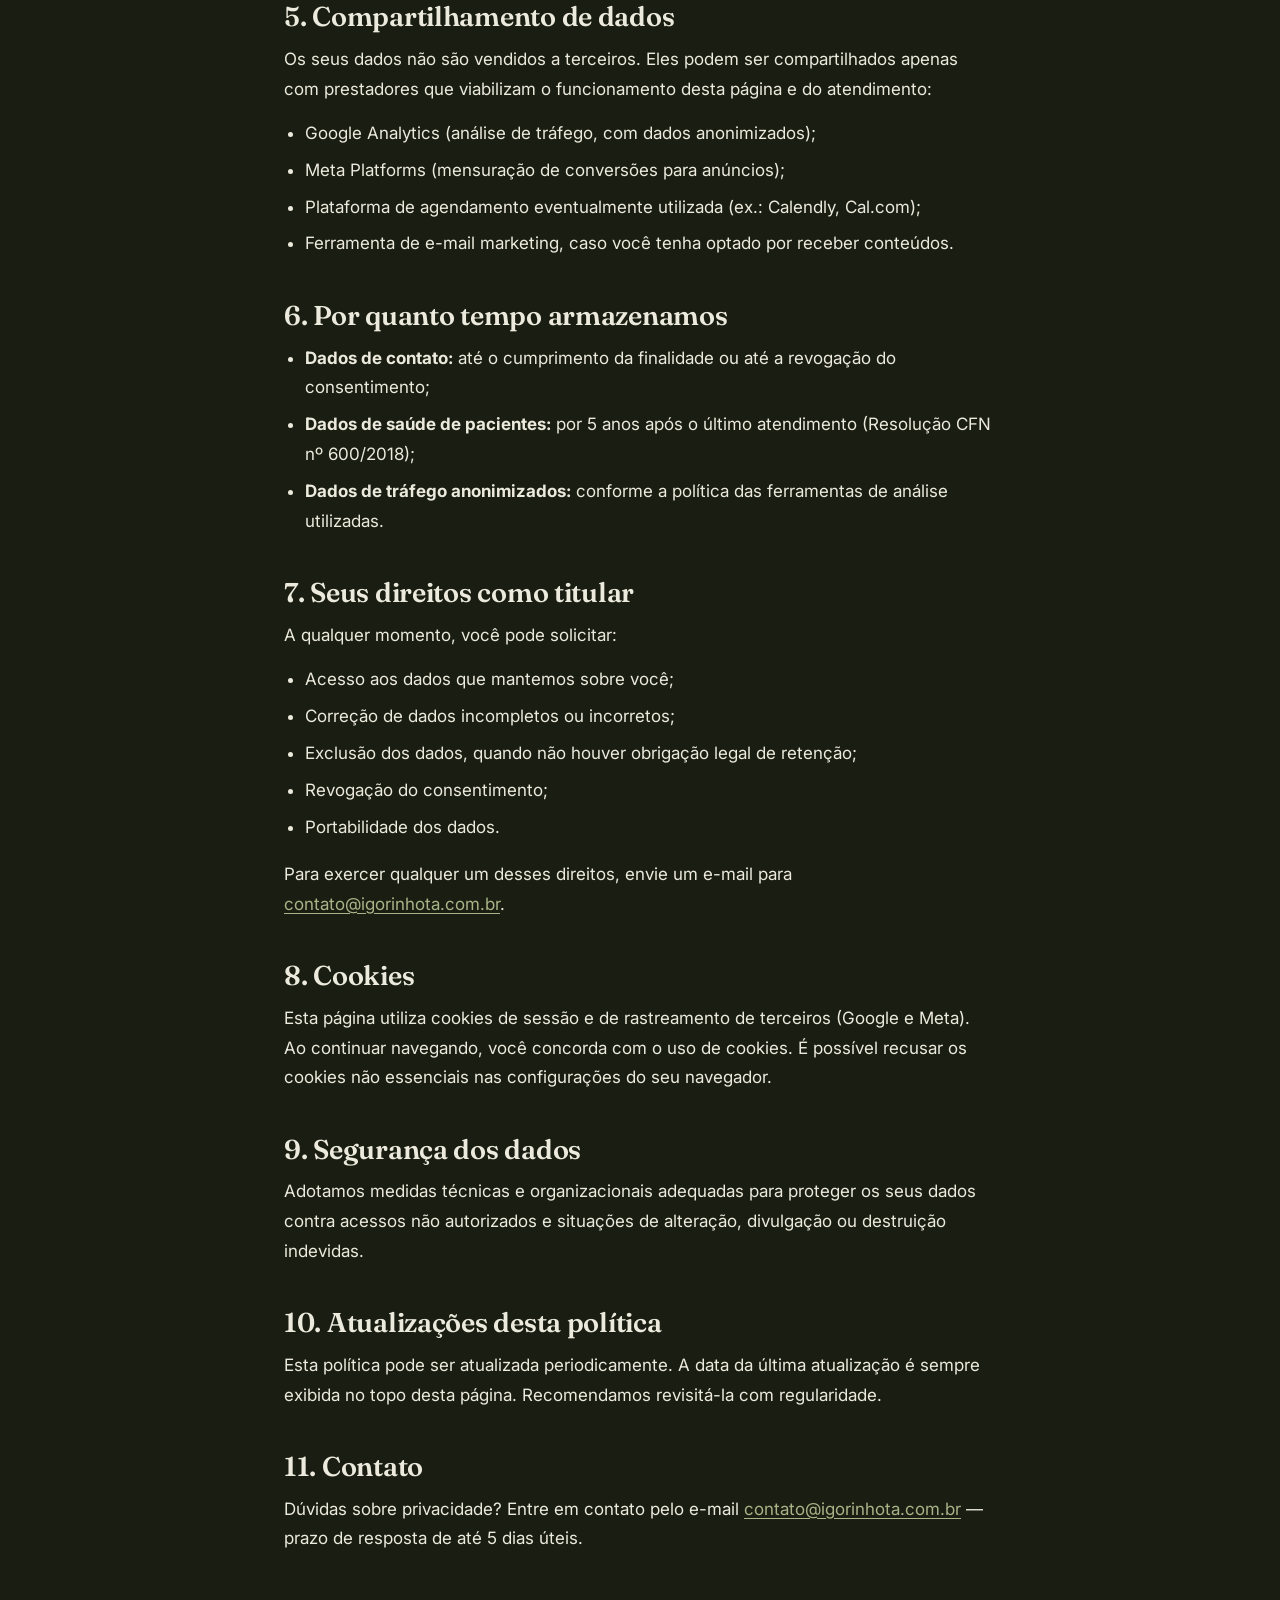
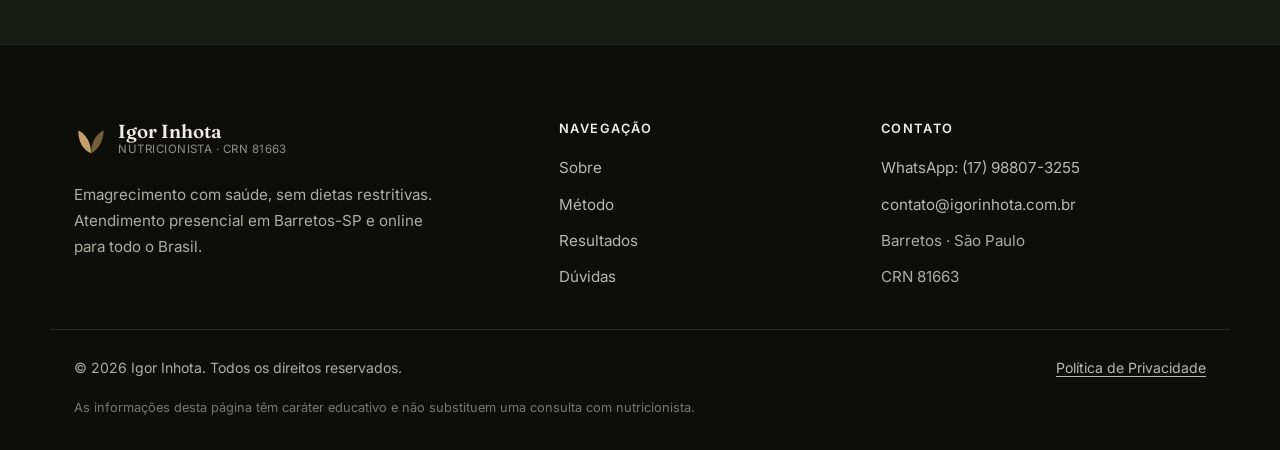
<file: politica-de-privacidade.html>
<!DOCTYPE html>
<html lang="pt-BR">
<head>
  <meta charset="UTF-8" />
  <meta name="viewport" content="width=device-width, initial-scale=1.0" />

  <title>Política de Privacidade — Igor Inhota | Nutricionista em Barretos-SP</title>
  <meta name="description" content="Política de Privacidade da página de Igor Inhota, nutricionista em Barretos-SP. Saiba como seus dados são coletados, usados e protegidos, conforme a LGPD." />
  <meta name="robots" content="index, follow" />
  <link rel="canonical" href="https://www.igorinhota.com.br/politica-de-privacidade.html" />
  <meta name="theme-color" content="#2D5A37" />

  <link rel="preconnect" href="https://fonts.googleapis.com" />
  <link rel="preconnect" href="https://fonts.gstatic.com" crossorigin />
  <link href="https://fonts.googleapis.com/css2?family=Fraunces:opsz,wght@9..144,400;9..144,500;9..144,600;9..144,700&family=Inter:wght@400;500;600;700&display=swap" rel="stylesheet" />

  <link rel="stylesheet" href="assets/css/styles.css" />
  <link rel="icon" href="data:image/svg+xml,<svg xmlns='http://www.w3.org/2000/svg' viewBox='0 0 100 100'><text y='.9em' font-size='90'>🌿</text></svg>" />
</head>

<body>

  <!-- NAVEGAÇÃO -->
  <header class="nav" id="topo" data-nav>
    <div class="nav__inner container">
      <a href="index.html#topo" class="brand" aria-label="Igor Inhota — início">
        <span class="brand__mark" aria-hidden="true">
          <svg viewBox="0 0 24 24" fill="none" xmlns="http://www.w3.org/2000/svg">
            <path d="M12 22C12 14 8 8 3 6c0 9 4 14 9 16Z" fill="currentColor"/>
            <path d="M12 22c0-8 4-14 9-16-0.5 9-4.5 14-9 16Z" fill="currentColor" opacity=".55"/>
          </svg>
        </span>
        <span class="brand__text">
          <span class="brand__name">Igor Inhota</span>
          <span class="brand__role">Nutricionista · CRN 81663</span>
        </span>
      </a>
      <nav class="nav__menu" id="menu" aria-label="Navegação principal">
        <a href="index.html" class="btn btn--ghost btn--sm">Voltar ao início</a>
      </nav>
    </div>
  </header>

  <main>
    <section class="legal">
      <div class="container legal__inner">
        <a href="index.html" class="legal__back">
          <svg viewBox="0 0 24 24" aria-hidden="true"><path d="M19 12H5M11 18l-6-6 6-6" stroke="currentColor" stroke-width="2" fill="none" stroke-linecap="round" stroke-linejoin="round"/></svg>
          Voltar ao início
        </a>

        <p class="kicker">Privacidade</p>
        <h1 class="section-title">Política de Privacidade</h1>
        <p class="legal__updated">Última atualização: 14 de junho de 2026.</p>
        <p class="legal__intro">Esta política descreve como os seus dados pessoais são coletados, utilizados e protegidos quando você utiliza esta página, em conformidade com a Lei Geral de Proteção de Dados (Lei nº 13.709/2018 — LGPD).</p>

        <h2>1. Quem somos</h2>
        <p>O responsável pelo tratamento dos dados é <strong>Igor Inhota</strong>, nutricionista inscrito no Conselho Regional de Nutricionistas sob o nº <strong>CRN 81663</strong>, com atuação em <strong>Barretos – São Paulo</strong>. Para dúvidas sobre privacidade ou para exercer os seus direitos, entre em contato pelo e-mail <a href="mailto:contato@igorinhota.com.br">contato@igorinhota.com.br</a>.</p>

        <h2>2. Quais dados coletamos</h2>
        <h3>a) Dados fornecidos por você</h3>
        <p>Nome, e-mail, telefone e mensagem, ao preencher formulários de contato ou ao iniciar uma conversa de agendamento (por exemplo, via WhatsApp).</p>
        <h3>b) Dados coletados automaticamente</h3>
        <p>Endereço IP, tipo de dispositivo, navegador, páginas visitadas e tempo de sessão, por meio de ferramentas de análise (como Google Analytics) e de mensuração de anúncios (como Meta Pixel).</p>
        <h3>c) Dados sensíveis</h3>
        <p>Informações de saúde compartilhadas voluntariamente por você durante o processo de agendamento ou atendimento. Esses dados recebem proteção reforçada e são tratados apenas para a finalidade clínica.</p>

        <h2>3. Para que usamos os dados</h2>
        <ul>
          <li>Responder a mensagens e a solicitações de agendamento;</li>
          <li>Enviar confirmações e lembretes de consulta;</li>
          <li>Realizar o atendimento nutricional e o seu acompanhamento;</li>
          <li>Melhorar a experiência desta página com base em dados de uso;</li>
          <li>Enviar conteúdo de nutrição apenas a quem consentiu expressamente em recebê-lo.</li>
        </ul>

        <h2>4. Base legal para o tratamento</h2>
        <ul>
          <li><strong>Consentimento</strong> do titular (art. 7º, I da LGPD), para dados de contato e comunicações de marketing;</li>
          <li><strong>Execução de contrato</strong> (art. 7º, V), para os dados necessários ao atendimento clínico;</li>
          <li><strong>Legítimo interesse</strong> (art. 7º, IX), para dados de análise de tráfego de forma anonimizada.</li>
        </ul>

        <h2>5. Compartilhamento de dados</h2>
        <p>Os seus dados não são vendidos a terceiros. Eles podem ser compartilhados apenas com prestadores que viabilizam o funcionamento desta página e do atendimento:</p>
        <ul>
          <li>Google Analytics (análise de tráfego, com dados anonimizados);</li>
          <li>Meta Platforms (mensuração de conversões para anúncios);</li>
          <li>Plataforma de agendamento eventualmente utilizada (ex.: Calendly, Cal.com);</li>
          <li>Ferramenta de e-mail marketing, caso você tenha optado por receber conteúdos.</li>
        </ul>

        <h2>6. Por quanto tempo armazenamos</h2>
        <ul>
          <li><strong>Dados de contato:</strong> até o cumprimento da finalidade ou até a revogação do consentimento;</li>
          <li><strong>Dados de saúde de pacientes:</strong> por 5 anos após o último atendimento (Resolução CFN nº 600/2018);</li>
          <li><strong>Dados de tráfego anonimizados:</strong> conforme a política das ferramentas de análise utilizadas.</li>
        </ul>

        <h2>7. Seus direitos como titular</h2>
        <p>A qualquer momento, você pode solicitar:</p>
        <ul>
          <li>Acesso aos dados que mantemos sobre você;</li>
          <li>Correção de dados incompletos ou incorretos;</li>
          <li>Exclusão dos dados, quando não houver obrigação legal de retenção;</li>
          <li>Revogação do consentimento;</li>
          <li>Portabilidade dos dados.</li>
        </ul>
        <p>Para exercer qualquer um desses direitos, envie um e-mail para <a href="mailto:contato@igorinhota.com.br">contato@igorinhota.com.br</a>.</p>

        <h2>8. Cookies</h2>
        <p>Esta página utiliza cookies de sessão e de rastreamento de terceiros (Google e Meta). Ao continuar navegando, você concorda com o uso de cookies. É possível recusar os cookies não essenciais nas configurações do seu navegador.</p>

        <h2>9. Segurança dos dados</h2>
        <p>Adotamos medidas técnicas e organizacionais adequadas para proteger os seus dados contra acessos não autorizados e situações de alteração, divulgação ou destruição indevidas.</p>

        <h2>10. Atualizações desta política</h2>
        <p>Esta política pode ser atualizada periodicamente. A data da última atualização é sempre exibida no topo desta página. Recomendamos revisitá-la com regularidade.</p>

        <h2>11. Contato</h2>
        <p>Dúvidas sobre privacidade? Entre em contato pelo e-mail <a href="mailto:contato@igorinhota.com.br">contato@igorinhota.com.br</a> — prazo de resposta de até 5 dias úteis.</p>
      </div>
    </section>
  </main>

  <!-- RODAPÉ -->
  <footer class="footer">
    <div class="container footer__top">
      <div class="footer__brand">
        <a href="index.html#topo" class="brand" aria-label="Igor Inhota — início">
          <span class="brand__mark" aria-hidden="true">
            <svg viewBox="0 0 24 24" fill="none" xmlns="http://www.w3.org/2000/svg">
              <path d="M12 22C12 14 8 8 3 6c0 9 4 14 9 16Z" fill="currentColor"/>
              <path d="M12 22c0-8 4-14 9-16-0.5 9-4.5 14-9 16Z" fill="currentColor" opacity=".55"/>
            </svg>
          </span>
          <span class="brand__text">
            <span class="brand__name">Igor Inhota</span>
            <span class="brand__role">Nutricionista · CRN 81663</span>
          </span>
        </a>
        <p class="footer__tagline">Emagrecimento com saúde, sem dietas restritivas. Atendimento presencial em Barretos-SP e online para todo o Brasil.</p>
      </div>

      <nav class="footer__col" aria-label="Navegação do rodapé">
        <h2 class="footer__col-title">Navegação</h2>
        <a href="index.html#sobre">Sobre</a>
        <a href="index.html#metodo">Método</a>
        <a href="index.html#resultados">Resultados</a>
        <a href="index.html#faq">Dúvidas</a>
      </nav>

      <div class="footer__col">
        <h2 class="footer__col-title">Contato</h2>
        <a href="https://wa.me/5517988073255" target="_blank" rel="noopener">WhatsApp: (17) 98807-3255</a>
        <a href="mailto:contato@igorinhota.com.br">contato@igorinhota.com.br</a>
        <p>Barretos · São Paulo</p>
        <p>CRN 81663</p>
      </div>
    </div>

    <div class="container footer__bottom">
      <p>© <span id="ano">2026</span> Igor Inhota. Todos os direitos reservados.</p>
      <a href="politica-de-privacidade.html">Política de Privacidade</a>
    </div>

    <p class="container footer__med">As informações desta página têm caráter educativo e não substituem uma consulta com nutricionista.</p>
  </footer>

  <script src="assets/js/main.js" defer></script>
</body>
</html>
</file>
<file: assets/css/styles.css>
/* ===================================================================
   IGOR INHOTA — NUTRICIONISTA
   Folha de estilo principal
   Paleta: Verde Vitalidade / Branco Linho / Areia Quartzo /
           Cinza Grafite / Ouro Damasco
   =================================================================== */

/* -------------------------------------------------------------------
   1. DESIGN TOKENS
   ------------------------------------------------------------------- */
:root {
  /* Paleta "Oliva & Carvão" (tema escuro)
     OBS: nomes mantidos para compatibilidade; valores agora são escuros.
     --branco-linho = BASE escura | --grafite = TEXTO claro */
  --verde:        #73805A;   /* oliva — botões, faixas, marca */
  --verde-fundo:  #5E6A45;   /* oliva escuro — hover / avatar */
  --verde-claro:  #A7B488;   /* sálvia clara — kickers e acentos no escuro */
  --branco-linho: #1A1E12;   /* BASE: fundo escuro oliva-carvão (página/seções) */
  --areia:        #3A4127;   /* linha/borda sutil sobre o escuro */
  --areia-suave:  #12140C;   /* fundo de seção alternado (mais escuro) */
  --grafite:      #ECEADD;   /* TEXTO claro principal */
  --grafite-suave:#A7AC92;   /* texto secundário (sage) */
  --ouro:         #C2A06A;   /* latão / acento */
  --ouro-escuro:  #AD8B54;
  --claro:        #F1EFE4;   /* claro puro — texto sobre cores e botões claros */
  --carvao:       #0D0E07;   /* carvão — rodapé e seções mais escuras */
  --superficie:   #262B19;   /* cards / superfícies elevadas */
  --superficie-2: #30371F;   /* hover de superfícies */

  /* Tipografia */
  --font-display: "Fraunces", Georgia, "Times New Roman", serif;
  --font-corpo:   "Inter", system-ui, -apple-system, "Segoe UI", sans-serif;

  /* Espaçamentos e medidas */
  --container:    1180px;
  --radius:       18px;
  --radius-sm:    12px;
  --nav-h:        80px;

  /* Sombras */
  --shadow-sm:  0 2px 10px rgba(0, 0, 0, .35);
  --shadow-md:  0 18px 40px -18px rgba(0, 0, 0, .55);
  --shadow-lg:  0 40px 80px -30px rgba(0, 0, 0, .6);

  --ease: cubic-bezier(.22, 1, .36, 1);
}

/* -------------------------------------------------------------------
   2. RESET / BASE
   ------------------------------------------------------------------- */
*, *::before, *::after { box-sizing: border-box; margin: 0; padding: 0; }

html { scroll-behavior: smooth; scroll-padding-top: var(--nav-h); -webkit-text-size-adjust: 100%; }

body {
  font-family: var(--font-corpo);
  color: var(--grafite);
  background: var(--branco-linho);
  line-height: 1.65;
  font-size: 1.0625rem;
  -webkit-font-smoothing: antialiased;
  text-rendering: optimizeLegibility;
  overflow-x: hidden;
}

img { max-width: 100%; display: block; height: auto; }
a { color: inherit; text-decoration: none; }
ul { list-style: none; }
button { font-family: inherit; cursor: pointer; border: none; background: none; }

h1, h2, h3 { font-family: var(--font-display); font-weight: 600; line-height: 1.1; color: var(--grafite); letter-spacing: -.01em; }

.container { width: 100%; max-width: var(--container); margin-inline: auto; padding-inline: 24px; }

::selection { background: var(--ouro); color: #fff; }

/* -------------------------------------------------------------------
   3. BOTÕES
   ------------------------------------------------------------------- */
.btn {
  display: inline-flex; align-items: center; gap: .55rem;
  font-family: var(--font-corpo); font-weight: 600; font-size: 1rem;
  padding: .95rem 1.6rem; border-radius: 999px;
  transition: transform .35s var(--ease), box-shadow .35s var(--ease), background .25s, color .25s;
  will-change: transform; white-space: nowrap;
}
.btn--sm { padding: .6rem 1.15rem; font-size: .92rem; }

.btn--primary { background: var(--claro); color: var(--carvao); box-shadow: 0 12px 26px -12px rgba(0, 0, 0, .6); }
.btn--primary:hover {
  transform: translateY(-3px) scale(1.03);
  background: var(--ouro); color: var(--carvao);
  box-shadow: 0 16px 34px -10px rgba(194, 160, 106, .55), 0 10px 24px -12px rgba(0, 0, 0, .5);
}

.btn--ghost { background: transparent; color: var(--grafite); box-shadow: inset 0 0 0 1.5px rgba(236,234,221,.28); }
.btn--ghost:hover { box-shadow: inset 0 0 0 1.5px var(--verde); color: var(--verde-claro); transform: translateY(-3px); }

.btn--light { background: var(--claro); color: var(--carvao); box-shadow: 0 12px 26px -12px rgba(0,0,0,.45); }
.btn--light:hover { transform: translateY(-3px) scale(1.03); background: var(--ouro); color: #fff; box-shadow: 0 16px 34px -10px rgba(212,163,115,.6); }
.btn--outline-light { background: transparent; color: var(--claro); box-shadow: inset 0 0 0 1.5px rgba(249,249,246,.45); }
.btn--outline-light:hover { box-shadow: inset 0 0 0 1.5px var(--claro); transform: translateY(-3px); }

.btn__icon { width: 1.25em; height: 1.25em; }
.btn__arrow { width: 1.1em; height: 1.1em; transition: transform .3s var(--ease); }
.btn--ghost:hover .btn__arrow { transform: translateX(4px); }

/* -------------------------------------------------------------------
   3b. HELPERS DE SEÇÃO (reaproveitáveis)
   ------------------------------------------------------------------- */
.kicker {
  display: inline-flex; align-items: center; gap: .65rem;
  text-transform: uppercase; letter-spacing: .18em;
  font-size: .78rem; font-weight: 600; color: var(--verde-claro);
}
.kicker::before { content: ""; width: 26px; height: 2px; background: var(--ouro); border-radius: 2px; }

.section-title { font-size: clamp(2rem, 4.2vw, 3rem); margin-top: 1.1rem; line-height: 1.08; }
.section-lead { font-size: clamp(1.02rem, 1.5vw, 1.18rem); color: var(--grafite-suave); margin-top: 1.2rem; }

.link-arrow { display: inline-flex; align-items: center; gap: .5rem; font-weight: 600; color: var(--verde-claro); }
.link-arrow svg { width: 1.1em; height: 1.1em; transition: transform .3s var(--ease); }
.link-arrow:hover svg { transform: translateX(4px); }

/* -------------------------------------------------------------------
   4. NAVEGAÇÃO
   ------------------------------------------------------------------- */
.nav {
  position: fixed; inset: 0 0 auto 0; z-index: 100; height: var(--nav-h);
  display: flex; align-items: center;
  background: rgba(249, 249, 246, 0);
  transition: background .4s var(--ease), box-shadow .4s var(--ease), height .4s var(--ease), border-color .4s;
  border-bottom: 1px solid transparent;
}
.nav.is-scrolled {
  background: rgba(18, 20, 12, .85);
  backdrop-filter: saturate(140%) blur(14px);
  -webkit-backdrop-filter: saturate(140%) blur(14px);
  box-shadow: var(--shadow-sm);
  height: 66px;
  border-bottom: 1px solid rgba(236, 234, 221, .1);
}
.nav__inner { display: flex; align-items: center; justify-content: space-between; width: 100%; }

.brand { display: inline-flex; align-items: center; gap: .65rem; }
.brand__mark { width: 34px; height: 34px; color: var(--verde-claro); flex-shrink: 0; }
.brand__mark svg { width: 100%; height: 100%; }
.brand__text { display: flex; flex-direction: column; line-height: 1.1; }
.brand__name { font-family: var(--font-display); font-weight: 600; font-size: 1.18rem; color: var(--grafite); }
.brand__role { font-size: .72rem; letter-spacing: .04em; text-transform: uppercase; color: var(--grafite-suave); }

.nav__menu { display: flex; align-items: center; gap: 2rem; }
.nav__menu a:not(.btn) { font-size: .95rem; font-weight: 500; color: var(--grafite); position: relative; padding: .25rem 0; transition: color .25s; }
.nav__menu a:not(.btn)::after {
  content: ""; position: absolute; left: 0; bottom: -2px; height: 2px; width: 0;
  background: var(--ouro); transition: width .3s var(--ease);
}
.nav__menu a:not(.btn):hover { color: var(--verde-claro); }
.nav__menu a:not(.btn):hover::after { width: 100%; }

.nav__toggle { display: none; flex-direction: column; gap: 5px; padding: 8px; }
.nav__toggle span { width: 24px; height: 2px; background: var(--grafite); border-radius: 2px; transition: transform .35s var(--ease), opacity .25s; }
.nav__toggle[aria-expanded="true"] span:nth-child(1) { transform: translateY(7px) rotate(45deg); }
.nav__toggle[aria-expanded="true"] span:nth-child(2) { opacity: 0; }
.nav__toggle[aria-expanded="true"] span:nth-child(3) { transform: translateY(-7px) rotate(-45deg); }

/* -------------------------------------------------------------------
   5. HERO
   ------------------------------------------------------------------- */
.hero {
  position: relative; overflow: hidden;
  min-height: 100vh;
  display: flex; align-items: center;
  padding: calc(var(--nav-h) + 40px) 0 60px;
  background: var(--branco-linho);
}

/* -------------------------------------------------------------------
   GLOWS — luzes de fundo desfocadas (iluminação de estúdio)
   ------------------------------------------------------------------- */
.glow { position: absolute; border-radius: 50%; filter: blur(120px); opacity: .5; pointer-events: none; z-index: 0; will-change: transform; }
.glow--green { background: rgba(115, 128, 90, .5); }
.glow--gold { background: rgba(194, 160, 106, .42); }
.hero__glow-1 { width: 540px; height: 540px; top: -130px; right: -40px; }
.hero__glow-2 { width: 460px; height: 460px; bottom: -120px; left: -120px; }
.about__glow { width: 480px; height: 480px; top: 8%; left: -170px; }

/* blob orgânico que muda de forma continuamente (morphing) — interage com os glows */
.blob {
  position: absolute; z-index: 0; pointer-events: none;
  background: linear-gradient(140deg, rgba(115, 128, 90, .32), rgba(194, 160, 106, .22));
  filter: blur(50px); opacity: .9;
  border-radius: 42% 58% 63% 37% / 41% 44% 56% 59%;
  animation: morph 18s ease-in-out infinite;
  will-change: border-radius, transform;
}
@keyframes morph {
  0%, 100% { border-radius: 42% 58% 63% 37% / 41% 44% 56% 59%; }
  34%      { border-radius: 64% 36% 39% 61% / 57% 64% 36% 43%; }
  67%      { border-radius: 36% 64% 58% 42% / 64% 38% 62% 36%; }
}
.hero__blob-morph { width: 430px; height: 430px; top: 2%; right: 0; }

/* Text reveal — palavras surgindo de baixo por máscara */
.tr-word { display: inline-block; overflow: hidden; vertical-align: top; padding: 0 .03em .14em; }
.tr-word > span { display: inline-block; transform: translateY(120%); transition: transform .7s var(--ease); }
.tr.is-visible .tr-word > span { transform: translateY(0); }

.hero__inner {
  display: grid; grid-template-columns: 1fr 1.02fr; align-items: center;
  gap: clamp(2rem, 5vw, 4rem); position: relative; z-index: 2;
}

/* --- Conteúdo --- */
.hero__eyebrow {
  display: inline-flex; align-items: center; gap: .55rem;
  font-size: .85rem; font-weight: 600; letter-spacing: .02em; color: var(--verde-claro);
  background: rgba(115, 128, 90, .14); padding: .5rem 1rem; border-radius: 999px; margin-bottom: 1.6rem;
}
.hero__dot { width: 8px; height: 8px; border-radius: 50%; background: var(--ouro); box-shadow: 0 0 0 4px rgba(212,163,115,.25); animation: pulse 2.4s infinite; }
@keyframes pulse { 0%,100% { box-shadow: 0 0 0 4px rgba(212,163,115,.25); } 50% { box-shadow: 0 0 0 7px rgba(212,163,115,.08); } }

.hero__title { font-size: clamp(2.8rem, 6.5vw, 4.6rem); font-weight: 600; line-height: 1.02; }
.hero__title-sub {
  display: block; font-size: clamp(1.1rem, 2.4vw, 1.6rem); font-weight: 500; font-style: italic;
  color: var(--grafite); margin-top: .5rem; letter-spacing: 0;
}

.hero__lead { font-size: clamp(1.05rem, 1.6vw, 1.22rem); color: var(--grafite-suave); max-width: 32em; margin-top: 1.5rem; }
.hero__lead em { font-style: normal; color: var(--grafite); font-weight: 600; box-shadow: inset 0 -.5em 0 rgba(212,163,115,.28); }

.hero__pills { display: flex; flex-wrap: wrap; gap: .75rem; margin-top: 2.1rem; }
.hero__pills li {
  display: inline-flex; align-items: center; gap: .5rem;
  font-size: .85rem; font-weight: 600; color: var(--grafite);
  background: rgba(236, 234, 221, .06); border: 1px solid var(--areia);
  padding: .62rem 1.15rem; border-radius: 14px;
  -webkit-backdrop-filter: blur(6px); backdrop-filter: blur(6px);
  transition: transform .3s var(--ease), box-shadow .3s var(--ease), border-color .3s;
}
.hero__pills li::before { content: ""; width: 6px; height: 6px; border-radius: 50%; background: var(--ouro); }
.hero__pills li:hover { transform: translateY(-4px); box-shadow: var(--shadow-md); border-color: transparent; }

.hero__actions { display: flex; flex-wrap: wrap; gap: 1rem; margin-top: 2.2rem; }

.hero__micro { display: flex; align-items: center; gap: .55rem; margin-top: 1.6rem; font-size: .9rem; color: var(--grafite-suave); }
.hero__micro svg { width: 1.15rem; height: 1.15rem; color: var(--verde-claro); flex-shrink: 0; }

/* --- Mídia / Foto --- */
.hero__media { position: relative; justify-self: center; }
.hero__photo {
  position: relative; z-index: 1;
  width: min(500px, 94%); margin-inline: auto;
  aspect-ratio: 3 / 4;
  border-radius: 200px 200px 34px 34px;
  overflow: hidden;
  background: linear-gradient(165deg, rgba(167, 180, 136, .92) 0%, rgba(94, 107, 71, .82) 55%, rgba(46, 53, 32, .7) 100%);
  box-shadow: 0 36px 70px -34px rgba(0, 0, 0, .6);
}
.hero__photo img {
  width: 100%; height: 100%;
  object-fit: cover; object-position: center bottom;
  transform: scale(1.04); transform-origin: center bottom;
}

/* Placeholder enquanto a foto não foi adicionada à pasta /assets/img */
.hero__photo.img-missing {
  display: flex; align-items: center; justify-content: center;
  background: linear-gradient(160deg, var(--areia) 0%, var(--areia-suave) 100%);
}
.hero__photo.img-missing::before {
  content: "Foto braços cruzados\A → assets/img/igor-hero.png";
  white-space: pre; text-align: center; font-size: .82rem; font-weight: 600;
  color: var(--grafite-suave); letter-spacing: .02em; padding: 1rem;
}

/* -------------------------------------------------------------------
   5b. SEÇÃO 2 — NÚMEROS / PROVA SOCIAL
   ------------------------------------------------------------------- */
.stats {
  position: relative; overflow: hidden;
  background: var(--verde); color: var(--claro);
  padding: clamp(3.5rem, 7vw, 5.5rem) 0;
}
.stats::before {
  content: ""; position: absolute; inset: 0; pointer-events: none; opacity: .6;
  background:
    radial-gradient(40% 60% at 12% 18%, rgba(255,255,255,.06), transparent 70%),
    radial-gradient(45% 55% at 88% 85%, rgba(212,163,115,.14), transparent 70%);
}
.stats .container { position: relative; z-index: 1; }

.stats__kicker {
  text-align: center; text-transform: uppercase; letter-spacing: .2em;
  font-size: .76rem; font-weight: 600; color: var(--ouro); margin-bottom: 2.6rem;
}

.stats__grid { display: grid; grid-template-columns: repeat(4, 1fr); }
.stat { position: relative; text-align: center; padding: .5rem 1.4rem; }
.stat + .stat::before {
  content: ""; position: absolute; left: 0; top: 50%; transform: translateY(-50%);
  width: 1px; height: 62%;
  background: linear-gradient(transparent, rgba(255,255,255,.22), transparent);
}
.stat__num {
  display: block; font-family: var(--font-display); font-weight: 600;
  font-size: clamp(2.6rem, 5vw, 3.7rem); line-height: 1;
  color: var(--claro); letter-spacing: -.02em;
}
.stat__stars { display: block; margin-top: .5rem; color: var(--ouro); font-size: 1rem; letter-spacing: .15em; }
.stat__label { display: block; margin-top: .7rem; font-size: .95rem; font-weight: 500; color: rgba(249, 249, 246, .8); }

@media (max-width: 760px) {
  .stats__grid { grid-template-columns: repeat(2, 1fr); gap: 2.8rem 1rem; }
  .stat + .stat::before { display: none; }
}
@media (max-width: 420px) {
  .stats__grid { grid-template-columns: 1fr; gap: 2.4rem; }
}

/* -------------------------------------------------------------------
   5c. SEÇÃO 3 — SOBRE O PROFISSIONAL
   ------------------------------------------------------------------- */
.about { position: relative; overflow: hidden; padding: clamp(4.5rem, 9vw, 7rem) 0; background: var(--branco-linho); }
.about__inner {
  display: grid; grid-template-columns: .92fr 1.08fr;
  gap: clamp(2.5rem, 6vw, 5rem); align-items: center;
}

.about__media { position: relative; justify-self: center; width: min(410px, 100%); z-index: 1; }
/* moldura arqueada que CONTÉM a figura (overflow esconde os cortes) */
.about__photo {
  position: relative; z-index: 1; width: 100%;
  aspect-ratio: 3 / 4;
  border-radius: 200px 200px 34px 34px;
  overflow: hidden;
  background: linear-gradient(160deg, rgba(60, 69, 41, .96) 0%, rgba(34, 39, 23, .92) 60%, rgba(18, 21, 12, .85) 100%);
  box-shadow: 0 30px 60px -32px rgba(0, 0, 0, .55);
}
.about__photo img {
  width: 100%; height: 100%;
  object-fit: cover; object-position: center bottom;
  transform: scale(1.04); transform-origin: center bottom;
}
.about__photo.img-missing {
  display: flex; align-items: center; justify-content: center;
  background: linear-gradient(160deg, var(--areia) 0%, var(--areia-suave) 100%);
}
.about__photo.img-missing::before {
  content: "Foto jaleco branco\A → assets/img/igor-sobre.png";
  white-space: pre; text-align: center; font-size: .82rem; font-weight: 600;
  color: var(--grafite-suave); padding: 1rem;
}

.about__content { max-width: 36rem; }
.about__text { margin-top: 1.6rem; }
.about__text p { margin-bottom: 1.1rem; }
.about__text p:last-child { margin-bottom: 0; }

.about__quote {
  margin: 1.8rem 0; padding: .35rem 0 .35rem 1.3rem;
  border-left: 3px solid var(--ouro);
  font-family: var(--font-display); font-style: italic;
  font-size: 1.25rem; color: var(--verde-claro); line-height: 1.4;
}

.about__badges { display: flex; flex-wrap: wrap; gap: .75rem; margin-top: 2rem; }
.about__badges li {
  display: inline-flex; align-items: center; gap: .5rem;
  font-size: .85rem; font-weight: 500; color: var(--grafite);
  background: var(--superficie); border: 1px solid var(--areia);
  padding: .62rem 1.1rem; border-radius: 14px;
  transition: transform .3s var(--ease), box-shadow .3s var(--ease), border-color .3s;
}
.about__badges li::before { content: ""; width: 6px; height: 6px; border-radius: 50%; background: var(--ouro); }
.about__badges li:hover { transform: translateY(-4px); box-shadow: var(--shadow-md); border-color: transparent; }

.about__foot {
  display: flex; align-items: center; justify-content: space-between;
  flex-wrap: wrap; gap: 1rem; margin-top: 2.2rem;
}
.about__sign { font-family: var(--font-display); font-style: italic; font-weight: 500; font-size: 1.9rem; color: var(--grafite); line-height: 1; }
.about__lattes { font-size: .9rem; color: var(--grafite-suave); text-decoration: underline; text-underline-offset: 3px; transition: color .25s; }
.about__lattes:hover { color: var(--verde-claro); }

@media (max-width: 900px) {
  .about__inner { grid-template-columns: 1fr; gap: 3rem; }
  .about__content { max-width: none; }
  .about__media { order: -1; width: min(330px, 76vw); }
}

/* -------------------------------------------------------------------
   5d. SEÇÃO 4 — MÉTODO DE TRABALHO
   ------------------------------------------------------------------- */
.method { padding: clamp(4.5rem, 9vw, 7rem) 0; background: var(--areia-suave); }

.section-head { text-align: center; max-width: 48rem; margin: 0 auto clamp(2.8rem, 5vw, 4rem); }
.section-head .kicker { justify-content: center; }
.section-head .section-lead { margin-inline: auto; }

.timeline { list-style: none; position: relative; display: grid; grid-template-columns: repeat(4, 1fr); gap: 1.6rem; }
.timeline::before {
  content: ""; position: absolute; z-index: 0;
  top: 38px; left: 12.5%; right: 12.5%; height: 2px;
  background: repeating-linear-gradient(90deg, var(--ouro) 0 6px, transparent 6px 15px);
  opacity: .6;
}
.timeline__step { position: relative; text-align: center; padding: 0 .4rem; }
.timeline__node {
  position: relative; z-index: 1; width: 76px; height: 76px; margin: 0 auto 1.4rem;
  display: flex; align-items: center; justify-content: center;
  background: var(--superficie); border: 1.5px solid var(--areia);
  border-radius: 50%; color: var(--verde-claro); box-shadow: var(--shadow-sm);
  transition: transform .4s var(--ease), border-color .3s, box-shadow .3s;
}
.timeline__step:hover .timeline__node { transform: translateY(-4px); border-color: var(--ouro); box-shadow: var(--shadow-md); }
.timeline__icon { width: 33px; height: 33px; }
.timeline__num {
  position: absolute; top: -6px; right: -6px;
  width: 28px; height: 28px; border-radius: 50%;
  background: var(--verde); color: #fff;
  font-family: var(--font-display); font-weight: 600; font-size: .82rem;
  display: flex; align-items: center; justify-content: center;
}
.timeline__title { font-size: 1.18rem; margin-bottom: .5rem; }
.timeline__desc { font-size: .95rem; color: var(--grafite-suave); }

@media (max-width: 760px) {
  .timeline { grid-template-columns: 1fr; gap: 2.4rem; }
  .timeline::before {
    top: 6px; bottom: 6px; left: 38px; right: auto; width: 2px; height: auto;
    background: repeating-linear-gradient(180deg, var(--ouro) 0 6px, transparent 6px 15px);
  }
  .timeline__step {
    display: grid; grid-template-columns: 76px 1fr; column-gap: 1.3rem; row-gap: .35rem;
    text-align: left; align-items: start;
  }
  .timeline__node { grid-column: 1; grid-row: 1 / span 2; margin: 0; }
  .timeline__title { grid-column: 2; align-self: center; margin: 0; }
  .timeline__desc { grid-column: 2; }
}

/* -------------------------------------------------------------------
   5e. SEÇÃO 5 — PARA QUEM É
   ------------------------------------------------------------------- */
.audience { padding: clamp(4.5rem, 9vw, 7rem) 0; background: var(--branco-linho); }
.audience__grid { display: grid; grid-template-columns: repeat(4, 1fr); gap: 1.5rem; }

.aud-card {
  position: relative; overflow: hidden;
  background: var(--superficie); border: 1px solid var(--areia);
  border-radius: var(--radius); padding: 2rem 1.6rem;
  transition: transform .4s var(--ease), box-shadow .4s var(--ease), border-color .3s;
}
.aud-card::before {
  content: ""; position: absolute; top: 0; left: 0; width: 100%; height: 3px;
  background: linear-gradient(90deg, var(--verde), var(--ouro));
  transform: scaleX(0); transform-origin: left; transition: transform .4s var(--ease);
}
.aud-card:hover { transform: translateY(-6px); box-shadow: var(--shadow-md); border-color: transparent; }
.aud-card:hover::before { transform: scaleX(1); }

.aud-card__icon {
  display: inline-flex; align-items: center; justify-content: center;
  width: 56px; height: 56px; border-radius: 14px;
  background: rgba(115, 128, 90, .16); color: var(--verde-claro); margin-bottom: 1.2rem;
}
.aud-card__icon svg { width: 28px; height: 28px; }
.aud-card__title { font-size: 1.18rem; margin-bottom: .5rem; }
.aud-card__desc { font-size: .95rem; color: var(--grafite-suave); }

@media (max-width: 860px) { .audience__grid { grid-template-columns: repeat(2, 1fr); } }
@media (max-width: 520px) { .audience__grid { grid-template-columns: 1fr; } }

/* -------------------------------------------------------------------
   5f. SEÇÃO 6 — RESULTADOS & DEPOIMENTOS
   ------------------------------------------------------------------- */
.results { padding: clamp(4.5rem, 9vw, 7rem) 0; background: var(--areia-suave); }

/* --- Antes / Depois --- */
.results__grid { display: grid; grid-template-columns: repeat(3, 1fr); gap: 1.6rem; }
.result-card {
  background: var(--superficie); border: 1px solid var(--areia);
  border-radius: var(--radius); overflow: hidden;
  transition: transform .4s var(--ease), box-shadow .4s var(--ease);
}
.result-card:hover { transform: translateY(-5px); box-shadow: var(--shadow-md); }
.result-card__media { display: grid; grid-template-columns: 1fr 1fr; gap: 2px; background: var(--areia); }
.result-card__ph {
  position: relative; aspect-ratio: 3 / 4;
  background:
    url("data:image/svg+xml,%3Csvg xmlns='http://www.w3.org/2000/svg' viewBox='0 0 24 24' fill='%23bdb6a8'%3E%3Ccircle cx='12' cy='9' r='4'/%3E%3Cpath d='M4 21c0-4.4 3.6-7 8-7s8 2.6 8 7' /%3E%3C/svg%3E") center 44% / 44px no-repeat,
    linear-gradient(160deg, var(--areia) 0%, var(--areia-suave) 100%);
}
.result-card__ph::after {
  content: attr(data-label); position: absolute; top: .55rem; left: .55rem;
  font-size: .68rem; font-weight: 600; text-transform: uppercase; letter-spacing: .08em;
  color: var(--grafite-suave); background: var(--branco-linho);
  padding: .2rem .5rem; border-radius: 6px;
}
.result-card__body { padding: 1.4rem 1.5rem 1.6rem; }
.result-card__metric {
  display: inline-block; font-family: var(--font-display); font-weight: 700;
  font-size: 1.55rem; color: var(--claro); line-height: 1;
}
.result-card__body h3 { font-family: var(--font-corpo); font-weight: 600; font-size: 1.02rem; margin: .55rem 0 .25rem; }
.result-card__body p { font-size: .9rem; color: var(--grafite-suave); }

.results__disclaimer {
  text-align: center; font-size: .82rem; color: var(--grafite-suave);
  max-width: 46rem; margin: 1.6rem auto 0;
}

/* --- Depoimentos --- */
.testi { margin-top: clamp(3rem, 6vw, 4.5rem); }
.testi__head { display: flex; align-items: center; justify-content: space-between; flex-wrap: wrap; gap: 1rem; margin-bottom: 2rem; }
.testi__title { font-size: clamp(1.5rem, 3vw, 2rem); }
.testi__google {
  display: inline-flex; align-items: center; gap: .5rem; font-size: .9rem; color: var(--grafite);
  background: var(--superficie); border: 1px solid var(--areia);
  padding: .5rem .95rem; border-radius: 999px; transition: border-color .25s, transform .25s;
}
.testi__google:hover { border-color: var(--ouro); transform: translateY(-2px); }
.testi__google-stars { color: var(--ouro); letter-spacing: .08em; }

.testi__grid { display: grid; grid-template-columns: repeat(3, 1fr); gap: 1.5rem; }
.testi-card {
  background: var(--superficie); border: 1px solid var(--areia);
  border-radius: var(--radius); padding: 1.8rem;
  display: flex; flex-direction: column; gap: 1rem;
}
.testi-card__stars { color: var(--ouro); letter-spacing: .14em; font-size: .95rem; }
.testi-card__quote { font-size: .98rem; color: var(--grafite); line-height: 1.6; flex: 1; }
.testi-card__person { display: flex; align-items: center; gap: .8rem; margin-top: .2rem; }
.testi-card__avatar {
  flex-shrink: 0; width: 46px; height: 46px; border-radius: 50%;
  background: var(--verde); color: #fff; font-family: var(--font-display); font-weight: 600;
  display: flex; align-items: center; justify-content: center; font-size: .95rem;
}
.testi-card:nth-child(3n+2) .testi-card__avatar { background: var(--ouro); }
.testi-card:nth-child(3n) .testi-card__avatar { background: var(--verde-fundo); }
.testi-card__id { display: flex; flex-direction: column; line-height: 1.25; }
.testi-card__name { font-weight: 600; font-size: .95rem; }
.testi-card__goal { font-size: .8rem; color: var(--grafite-suave); }

.results__cta { text-align: center; margin-top: clamp(2.2rem, 4vw, 3rem); }

@media (max-width: 860px) {
  .results__grid { grid-template-columns: 1fr; max-width: 420px; margin-inline: auto; }
  .testi__grid { grid-template-columns: repeat(2, 1fr); }
}
@media (max-width: 620px) {
  /* depoimentos viram carrossel com arrasto */
  .testi__grid {
    grid-template-columns: none; grid-auto-flow: column; grid-auto-columns: 84%;
    overflow-x: auto; scroll-snap-type: x mandatory; gap: 1rem;
    margin-inline: -24px; padding: 0 24px 1rem; scrollbar-width: none;
  }
  .testi__grid::-webkit-scrollbar { display: none; }
  .testi-card { scroll-snap-align: center; }
}

/* -------------------------------------------------------------------
   5g. SEÇÃO 8 — VÍDEO DE APRESENTAÇÃO
   ------------------------------------------------------------------- */
.video { padding: clamp(4.5rem, 9vw, 7rem) 0; background: var(--branco-linho); }
.video__frame {
  position: relative; max-width: 940px; margin: 0 auto;
  aspect-ratio: 16 / 9; border-radius: var(--radius); overflow: hidden;
  box-shadow: var(--shadow-lg);
}
.video__frame iframe { position: absolute; inset: 0; width: 100%; height: 100%; border: 0; }

.video__placeholder {
  position: absolute; inset: 0; display: flex; align-items: center; justify-content: center;
  background: linear-gradient(125deg, #3a4327 0%, #262b19 58%, #14160d 100%);
}
.video__placeholder::after {
  content: ""; position: absolute; inset: 0; pointer-events: none;
  background: radial-gradient(45% 60% at 82% 18%, rgba(194, 160, 106, .2), transparent 70%);
}

.video__play {
  position: relative; z-index: 2; width: 88px; height: 88px; border-radius: 50%;
  background: var(--claro); color: var(--verde);
  display: flex; align-items: center; justify-content: center;
  box-shadow: 0 14px 34px rgba(0, 0, 0, .3);
  transition: transform .35s var(--ease), background .25s, color .25s;
}
.video__play::before {
  content: ""; position: absolute; inset: 0; border-radius: 50%;
  border: 2px solid rgba(249, 249, 246, .7); animation: ring 2.4s var(--ease) infinite;
}
@keyframes ring { 0% { transform: scale(1); opacity: .6; } 100% { transform: scale(1.65); opacity: 0; } }
.video__play svg { width: 34px; height: 34px; margin-left: 5px; }
.video__play:hover { transform: scale(1.08); background: var(--ouro); color: #fff; }

.video__badge {
  position: absolute; top: 16px; left: 16px; z-index: 2;
  background: rgba(43, 45, 47, .55); color: #fff; font-size: .76rem; font-weight: 600;
  padding: .35rem .8rem; border-radius: 999px; backdrop-filter: blur(4px);
}
.video__caption {
  position: absolute; bottom: 16px; left: 50%; transform: translateX(-50%); z-index: 2;
  color: rgba(249, 249, 246, .9); font-size: .82rem; font-weight: 500;
  background: rgba(0, 0, 0, .2); padding: .3rem .8rem; border-radius: 999px;
}

/* -------------------------------------------------------------------
   5h. SEÇÃO 9 — ÁREAS DE ESPECIALIDADE
   ------------------------------------------------------------------- */
.specialties { padding: clamp(4.5rem, 9vw, 7rem) 0; background: var(--areia-suave); }
.spec-grid { display: grid; grid-template-columns: repeat(3, 1fr); gap: 1.5rem; }
.spec-card {
  background: var(--superficie); border: 1px solid var(--areia); border-radius: var(--radius);
  padding: 1.9rem 1.7rem; transition: transform .4s var(--ease), box-shadow .4s var(--ease);
}
.spec-card:hover { transform: translateY(-5px); box-shadow: var(--shadow-md); }
.spec-card__icon {
  display: inline-flex; align-items: center; justify-content: center;
  width: 52px; height: 52px; border-radius: 13px; margin-bottom: 1.1rem;
  background: linear-gradient(150deg, rgba(115, 128, 90, .18), rgba(194, 160, 106, .16));
  color: var(--verde-claro);
}
.spec-card__icon svg { width: 26px; height: 26px; }
.spec-card__title { font-size: 1.12rem; margin-bottom: .45rem; }
.spec-card__desc { font-size: .93rem; color: var(--grafite-suave); }

@media (max-width: 860px) { .spec-grid { grid-template-columns: repeat(2, 1fr); } }
@media (max-width: 520px) { .spec-grid { grid-template-columns: 1fr; } }

/* -------------------------------------------------------------------
   5i. SEÇÃO 10 — FAQ (ACCORDION)
   ------------------------------------------------------------------- */
.faq { padding: clamp(4.5rem, 9vw, 7rem) 0; background: var(--branco-linho); }
.faq__inner {
  display: grid; grid-template-columns: .82fr 1.18fr;
  gap: clamp(2.5rem, 5vw, 4.5rem); align-items: start;
}
.faq__head { position: sticky; top: 96px; }
.faq__head .section-lead { margin-bottom: 1.7rem; }

.faq__list { border-top: 1px solid var(--areia); }
.faq-item { border-bottom: 1px solid var(--areia); }
.faq-item__q {
  width: 100%; display: flex; align-items: center; justify-content: space-between; gap: 1.2rem;
  padding: 1.4rem 0; text-align: left;
  font-family: var(--font-corpo); font-weight: 600; font-size: 1.06rem; color: var(--grafite);
  transition: color .25s;
}
.faq-item__q:hover { color: var(--verde-claro); }
.faq-item__icon { flex-shrink: 0; width: 22px; height: 22px; color: var(--verde-claro); transition: transform .35s var(--ease); }
.faq-item.is-open .faq-item__icon { transform: rotate(180deg); }

.faq-item__a { display: grid; grid-template-rows: 0fr; transition: grid-template-rows .4s var(--ease); }
.faq-item__a > div { overflow: hidden; }
.faq-item.is-open .faq-item__a { grid-template-rows: 1fr; }
.faq-item__a p { padding: 0 0 1.5rem; color: var(--grafite-suave); max-width: 62ch; line-height: 1.7; }

@media (max-width: 860px) {
  .faq__inner { grid-template-columns: 1fr; }
  .faq__head { position: static; }
}

/* -------------------------------------------------------------------
   5j. SEÇÃO 11 — CTA FINAL
   ------------------------------------------------------------------- */
.cta-final {
  position: relative; overflow: hidden;
  background: var(--verde); color: var(--claro);
  padding: clamp(4rem, 8vw, 6.5rem) 0;
}
.cta-final::before {
  content: ""; position: absolute; inset: 0; pointer-events: none; opacity: .55;
  background:
    radial-gradient(40% 60% at 14% 22%, rgba(255,255,255,.06), transparent 70%),
    radial-gradient(45% 55% at 86% 80%, rgba(212,163,115,.14), transparent 70%);
}
.cta-final__inner {
  position: relative; z-index: 1;
  display: grid; grid-template-columns: 1.1fr .9fr;
  gap: clamp(2.5rem, 5vw, 4.5rem); align-items: center;
}
.cta-final__glow-1 { width: 480px; height: 480px; top: -130px; left: -80px; }
.cta-final__glow-2 { width: 420px; height: 420px; bottom: -150px; right: -60px; }

.kicker--light { color: rgba(249, 249, 246, .8); }
.cta-final__title { font-size: clamp(2.1rem, 4.5vw, 3.2rem); color: var(--claro); margin-top: 1rem; line-height: 1.08; }
.cta-final__lead { font-size: clamp(1.05rem, 1.6vw, 1.2rem); color: rgba(249, 249, 246, .85); margin-top: 1.1rem; max-width: 34em; }
.cta-final__actions { display: flex; flex-wrap: wrap; gap: 1rem; margin-top: 2rem; }
.cta-final__micro { display: flex; align-items: center; gap: .55rem; margin-top: 1.5rem; font-size: .9rem; color: rgba(249, 249, 246, .75); }
.cta-final__micro svg { width: 1.15rem; height: 1.15rem; color: var(--ouro); flex-shrink: 0; }

.cta-final__social { display: flex; align-items: center; gap: .7rem; margin-top: 2rem; font-size: .9rem; color: rgba(249, 249, 246, .75); }
.cta-final__social a {
  display: inline-flex; align-items: center; justify-content: center;
  width: 42px; height: 42px; border-radius: 50%;
  background: rgba(249, 249, 246, .1); color: var(--claro);
  transition: background .25s, transform .25s;
}
.cta-final__social a:hover { background: var(--ouro); transform: translateY(-3px); }
.cta-final__social svg { width: 20px; height: 20px; }

.cta-final__media { position: relative; justify-self: center; width: min(360px, 100%); }
.cta-final__photo {
  position: relative; aspect-ratio: 3 / 4; border-radius: 200px 200px 34px 34px; overflow: hidden;
  background: linear-gradient(165deg, rgba(167, 180, 136, .92), rgba(94, 107, 71, .8));
  box-shadow: 0 34px 64px -30px rgba(0, 0, 0, .5);
}
.cta-final__photo img { width: 100%; height: 100%; object-fit: cover; object-position: center bottom; transform: scale(1.04); transform-origin: center bottom; }

@media (max-width: 860px) {
  .cta-final__inner { grid-template-columns: 1fr; text-align: center; }
  .cta-final__media { order: -1; width: min(300px, 78vw); }
  .cta-final__actions, .cta-final__micro, .cta-final__social { justify-content: center; }
  .cta-final .kicker { justify-content: center; }
  .cta-final__lead { margin-inline: auto; }
}

/* -------------------------------------------------------------------
   5k. SEÇÃO 12 — RODAPÉ
   ------------------------------------------------------------------- */
.footer { background: var(--carvao); color: rgba(236, 234, 221, .72); padding: clamp(3.5rem, 6vw, 5rem) 0 2rem; }
.footer__top {
  display: grid; grid-template-columns: 1.6fr 1fr 1.2fr;
  gap: clamp(2rem, 4vw, 3.5rem); padding-bottom: 2.5rem;
  border-bottom: 1px solid rgba(249, 249, 246, .12);
}
.footer .brand__name { color: var(--claro); }
.footer .brand__role { color: rgba(249, 249, 246, .55); }
.footer .brand__mark { color: var(--ouro); }
.footer__tagline { margin-top: 1.1rem; max-width: 36ch; font-size: .95rem; line-height: 1.7; }
.footer__social { display: flex; gap: .7rem; margin-top: 1.4rem; }
.footer__social a {
  display: inline-flex; align-items: center; justify-content: center;
  width: 40px; height: 40px; border-radius: 50%;
  background: rgba(249, 249, 246, .08); color: var(--claro);
  transition: background .25s, transform .25s;
}
.footer__social a:hover { background: var(--verde); transform: translateY(-3px); }
.footer__social svg { width: 19px; height: 19px; }

.footer__col { display: flex; flex-direction: column; gap: .7rem; }
.footer__col-title { font-family: var(--font-corpo); font-size: .8rem; text-transform: uppercase; letter-spacing: .12em; color: var(--claro); margin-bottom: .5rem; font-weight: 600; }
.footer__col a { font-size: .95rem; color: rgba(249, 249, 246, .72); transition: color .25s; width: fit-content; }
.footer__col a:hover { color: var(--ouro); }
.footer__col p { font-size: .95rem; }

.footer__bottom {
  display: flex; align-items: center; justify-content: space-between; flex-wrap: wrap; gap: 1rem;
  padding-top: 1.6rem; font-size: .88rem;
}
.footer__bottom a { color: rgba(249, 249, 246, .72); text-decoration: underline; text-underline-offset: 3px; transition: color .25s; }
.footer__bottom a:hover { color: var(--ouro); }
.footer__med { margin-top: 1.1rem; font-size: .8rem; color: rgba(249, 249, 246, .45); }

@media (max-width: 760px) {
  .footer__top { grid-template-columns: 1fr; gap: 2.2rem; }
  .footer__bottom { flex-direction: column; align-items: flex-start; }
}

/* -------------------------------------------------------------------
   PÁGINA — POLÍTICA DE PRIVACIDADE
   ------------------------------------------------------------------- */
.legal { padding: calc(var(--nav-h) + 48px) 0 clamp(3rem, 6vw, 5rem); background: var(--branco-linho); }
.legal__inner { max-width: 760px; margin: 0 auto; }
.legal__back { display: inline-flex; align-items: center; gap: .5rem; margin-bottom: 1.6rem; color: var(--verde-claro); font-weight: 600; }
.legal__back svg { width: 1.1em; height: 1.1em; transition: transform .3s var(--ease); }
.legal__back:hover svg { transform: translateX(-4px); }
.legal__updated { font-size: .85rem; color: var(--grafite-suave); margin-top: .8rem; }
.legal__intro { margin-top: 1.4rem; color: var(--grafite-suave); font-size: 1.05rem; }
.legal h2 { font-size: clamp(1.3rem, 2.6vw, 1.7rem); margin: 2.6rem 0 .8rem; }
.legal h3 { font-size: 1.02rem; font-family: var(--font-corpo); font-weight: 600; margin: 1.4rem 0 .4rem; }
.legal p, .legal li { color: var(--grafite); line-height: 1.75; }
.legal p { margin-bottom: .9rem; }
.legal ul { padding-left: 1.3rem; list-style: disc; margin: 0 0 1.1rem; }
.legal li { margin-bottom: .45rem; }
.legal a { color: var(--verde-claro); text-decoration: underline; text-underline-offset: 3px; }
.legal a:hover { color: var(--ouro-escuro); }

/* -------------------------------------------------------------------
   6. BOTÃO FLUTUANTE WHATSAPP
   ------------------------------------------------------------------- */
.wa-float {
  position: fixed; right: 22px; bottom: 22px; z-index: 90;
  display: inline-flex; align-items: center; gap: .6rem;
  background: #25D366; color: #fff; font-weight: 600; font-size: .98rem;
  padding: .85rem 1.1rem; border-radius: 999px;
  box-shadow: 0 14px 30px -8px rgba(37, 211, 102, .6);
  transition: transform .35s var(--ease), box-shadow .35s var(--ease);
  animation: floatIn .6s var(--ease) .8s both;
}
.wa-float:hover { transform: translateY(-3px) scale(1.02); box-shadow: 0 18px 36px -8px rgba(37, 211, 102, .7); }
.wa-float svg { width: 1.5rem; height: 1.5rem; }
@keyframes floatIn { from { opacity: 0; transform: translateY(20px); } to { opacity: 1; transform: translateY(0); } }

/* -------------------------------------------------------------------
   7. ANIMAÇÕES DE SCROLL (reveal)
   ------------------------------------------------------------------- */
.reveal { opacity: 0; transform: translateY(26px); transition: opacity .7s var(--ease), transform .7s var(--ease); }
.reveal.is-visible { opacity: 1; transform: none; }
.reveal[data-reveal-delay="1"] { transition-delay: .12s; }
.reveal[data-reveal-delay="2"] { transition-delay: .24s; }
.reveal[data-reveal-delay="3"] { transition-delay: .36s; }
.reveal[data-reveal-delay="4"] { transition-delay: .48s; }

/* -------------------------------------------------------------------
   8. RESPONSIVO
   ------------------------------------------------------------------- */
@media (max-width: 900px) {
  :root { --nav-h: 70px; }

  /* Menu mobile */
  .nav__toggle { display: flex; }
  .nav__menu {
    position: fixed; inset: var(--nav-h) 0 auto 0;
    flex-direction: column; align-items: stretch; gap: 0;
    background: var(--branco-linho); padding: 1rem 24px 1.6rem;
    box-shadow: var(--shadow-md); border-bottom: 1px solid var(--areia);
    transform: translateY(-120%); transition: transform .4s var(--ease); visibility: hidden;
  }
  .nav__menu.is-open { transform: translateY(0); visibility: visible; }
  .nav__menu a:not(.btn) { padding: .9rem 0; border-bottom: 1px solid var(--areia-suave); }
  .nav__menu .btn { margin-top: 1rem; justify-content: center; }

  /* Hero empilhado */
  .hero { min-height: auto; padding-top: calc(var(--nav-h) + 32px); text-align: center; }
  .hero__inner { grid-template-columns: 1fr; gap: 3rem; }
  .hero__content { order: 2; }
  .hero__media { order: 1; }
  .hero__photo { width: min(360px, 78vw); }
  .hero__lead { margin-inline: auto; }
  .hero__pills, .hero__actions, .hero__micro { justify-content: center; }
  .hero__eyebrow { margin-inline: auto; }
}

@media (max-width: 480px) {
  body { font-size: 1rem; }
  .hero__actions .btn { width: 100%; justify-content: center; }
  .wa-float__text { display: none; }
  .wa-float { padding: .9rem; }
}

/* Acessibilidade: respeita quem prefere menos movimento */
@media (prefers-reduced-motion: reduce) {
  * { animation: none !important; transition: none !important; scroll-behavior: auto; }
  .reveal { opacity: 1; transform: none; }
  .tr-word > span { transform: none !important; }
}
</file>
